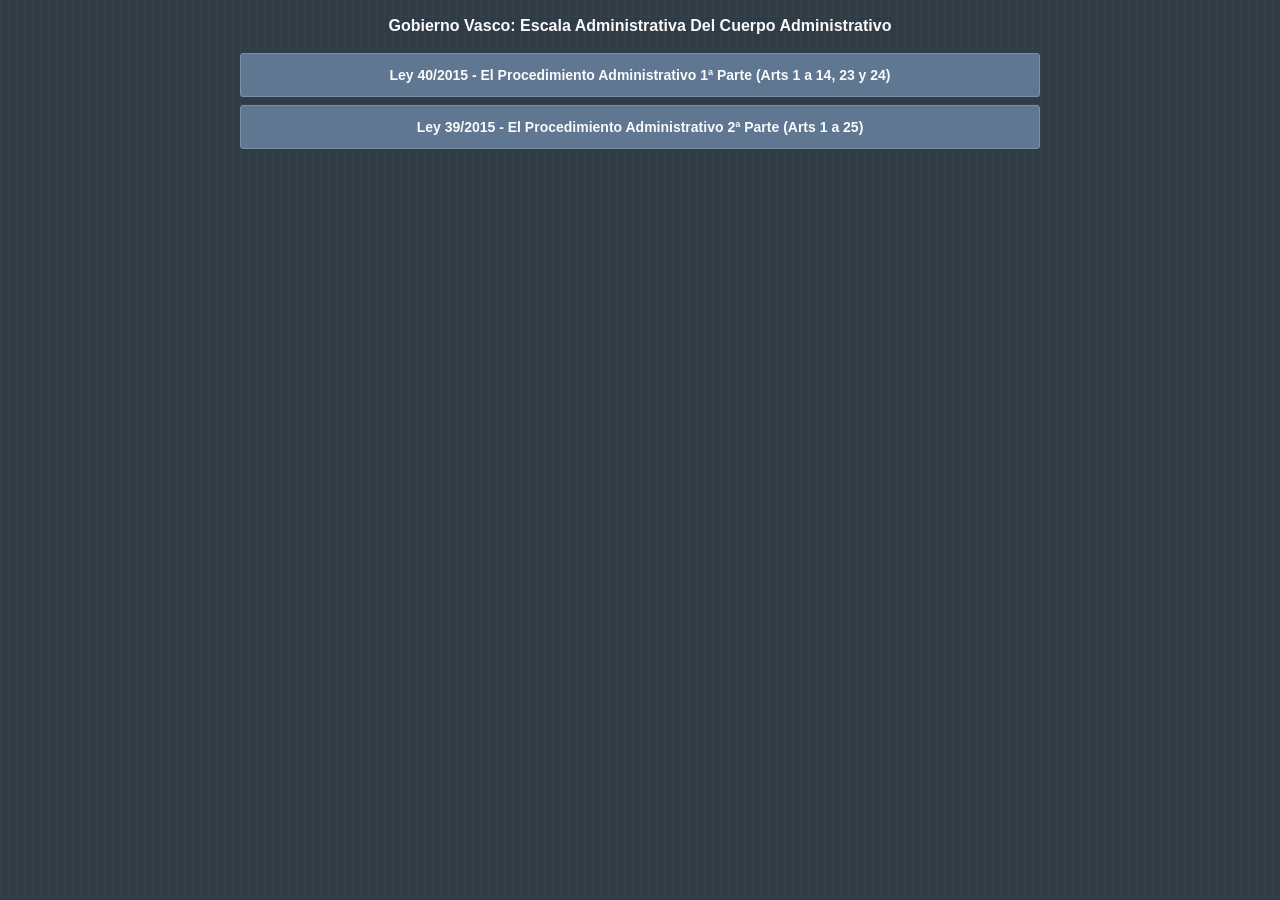
<file: index.html>
<!DOCTYPE html>
<html lang="es">
<head>
<meta charset="UTF-8">
<meta name="viewport" content="width=device-width, initial-scale=1.0">
<title>Gobierno Vasco: Escala Administrativa Del Cuerpo Administrativo</title>
<link rel="stylesheet" href="src/estilo.css">
<style>
*{box-sizing:border-box}
body{display:block;padding:0 0 24px}
.interior{max-width:840px;margin:0 auto;padding:16px 20px}
.titulo{margin:0 0 16px;text-align:center;font-size:16px;line-height:1.3;color:#F9FAFC;font-weight:bold}
.lista{list-style:none;margin:0;padding:0;display:grid;grid-template-columns:1fr;grid-auto-rows:44px;gap:8px}
.boton{display:flex;align-items:center;justify-content:center;height:100%;padding:6px 12px;background:#5F7791;border:1px solid #7A90A8;border-radius:3px;color:#F9FAFC;text-decoration:none;font-size:14px;font-weight:bold;text-align:center;line-height:1.3;white-space:nowrap;overflow:hidden}
.boton:hover{background:#758FA8}
@media(max-width:700px){.lista{grid-auto-rows:auto}.boton{white-space:normal;min-height:44px}}
</style>
</head>
<body>
<div class="interior">
  <h1 class="titulo">Gobierno Vasco: Escala Administrativa Del Cuerpo Administrativo</h1>
  <ul class="lista">
    <!-- Para añadir una página: copia una línea, cambia el archivo (carpeta paginas) y el texto -->
      <li><a href="paginas/p1_esquema_ley40.html" target="_blank" rel="noopener" class="boton">Ley 40/2015 - El Procedimiento Administrativo 1ª Parte (Arts 1 a 14, 23 y 24)</a></li>
      <li><a href="paginas/p2_esquema_ley39.html" target="_blank" rel="noopener" class="boton">Ley 39/2015 - El Procedimiento Administrativo 2ª Parte (Arts 1 a 25)</a></li>
  </ul>
</div>
</body>
</html>
</file>
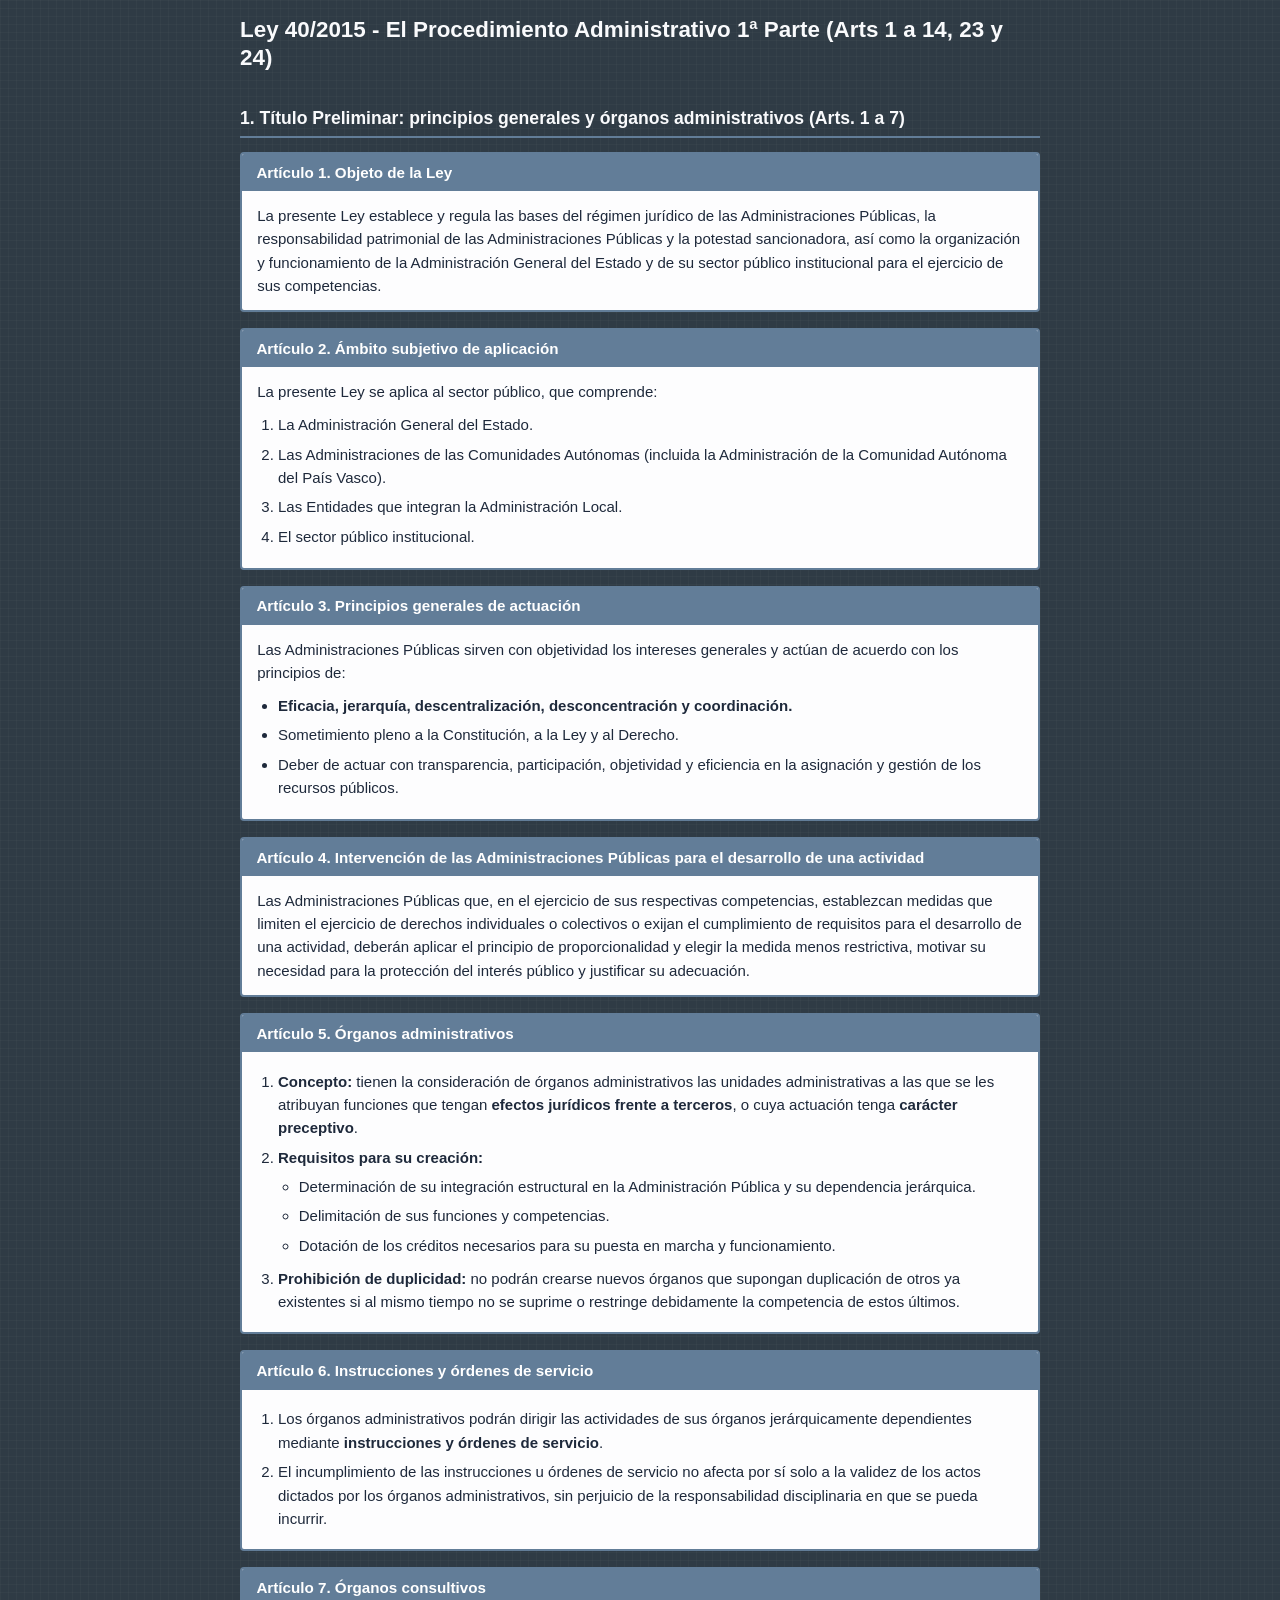
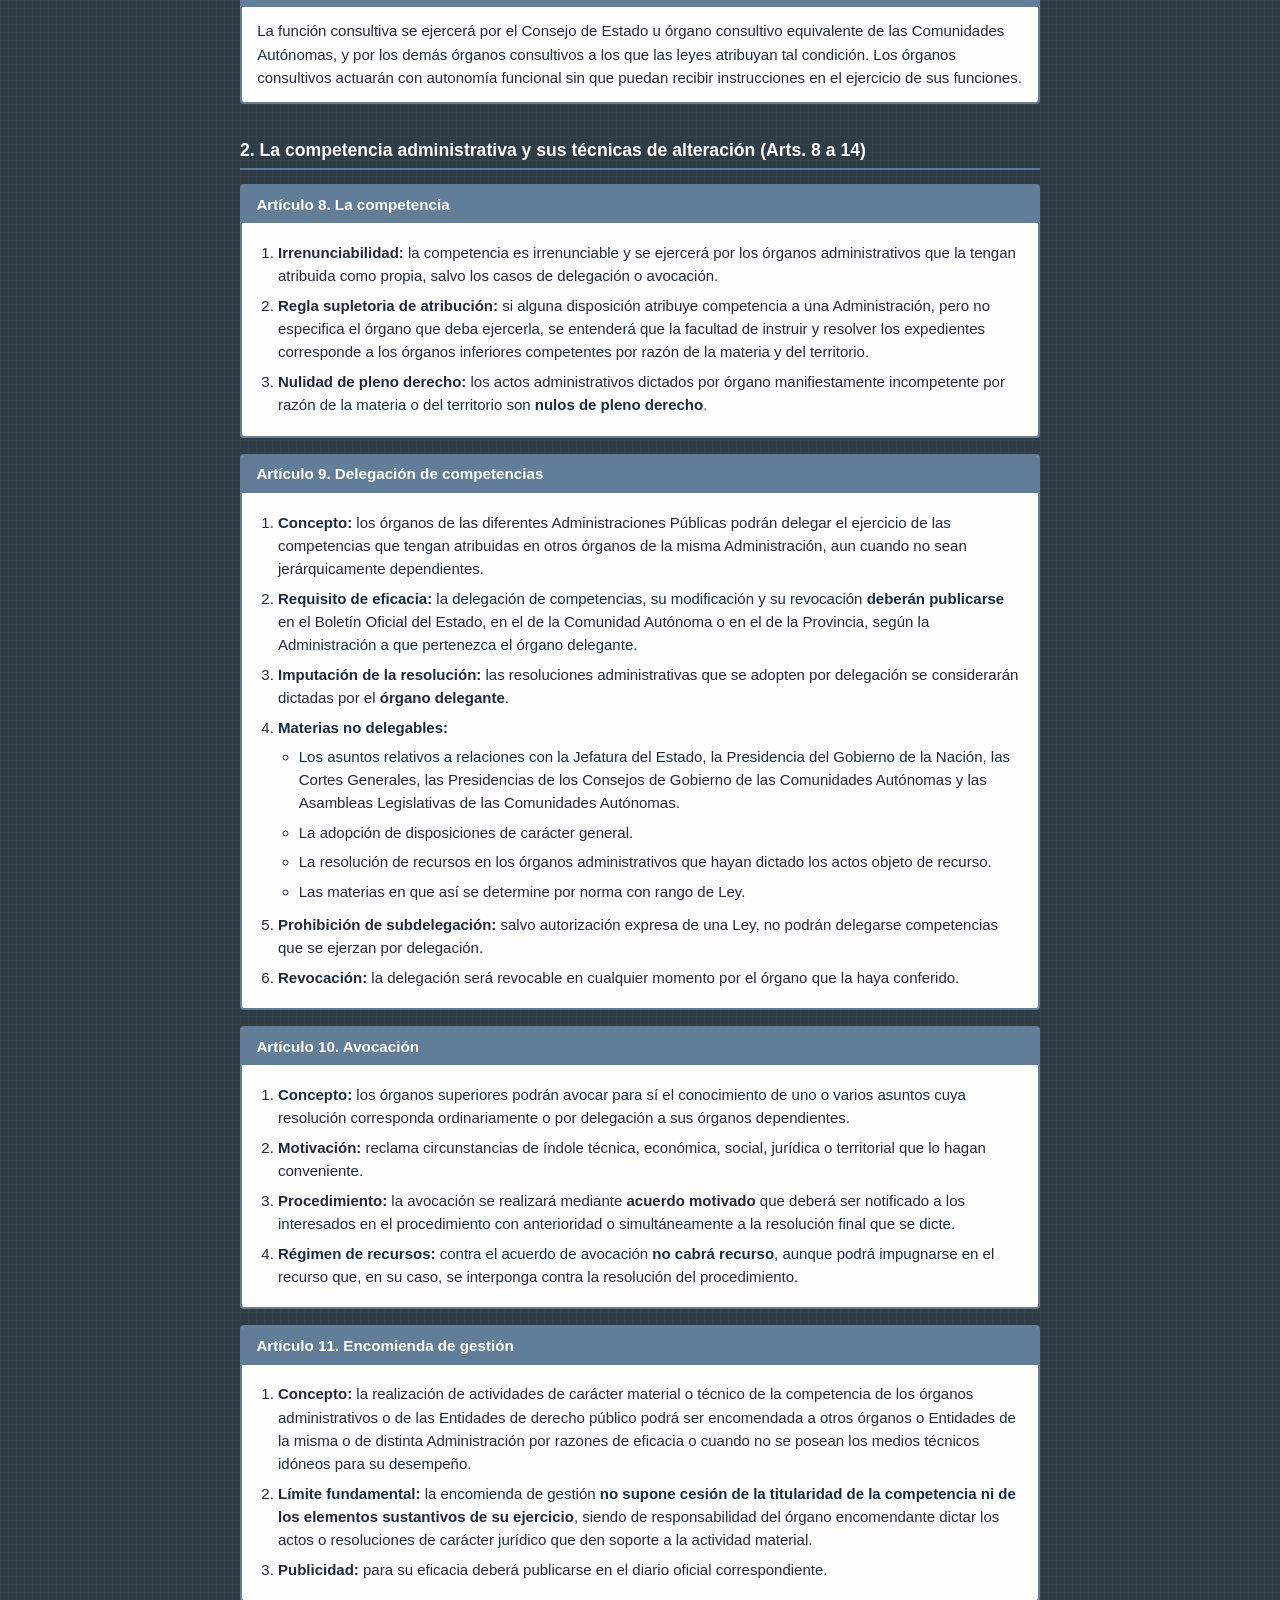
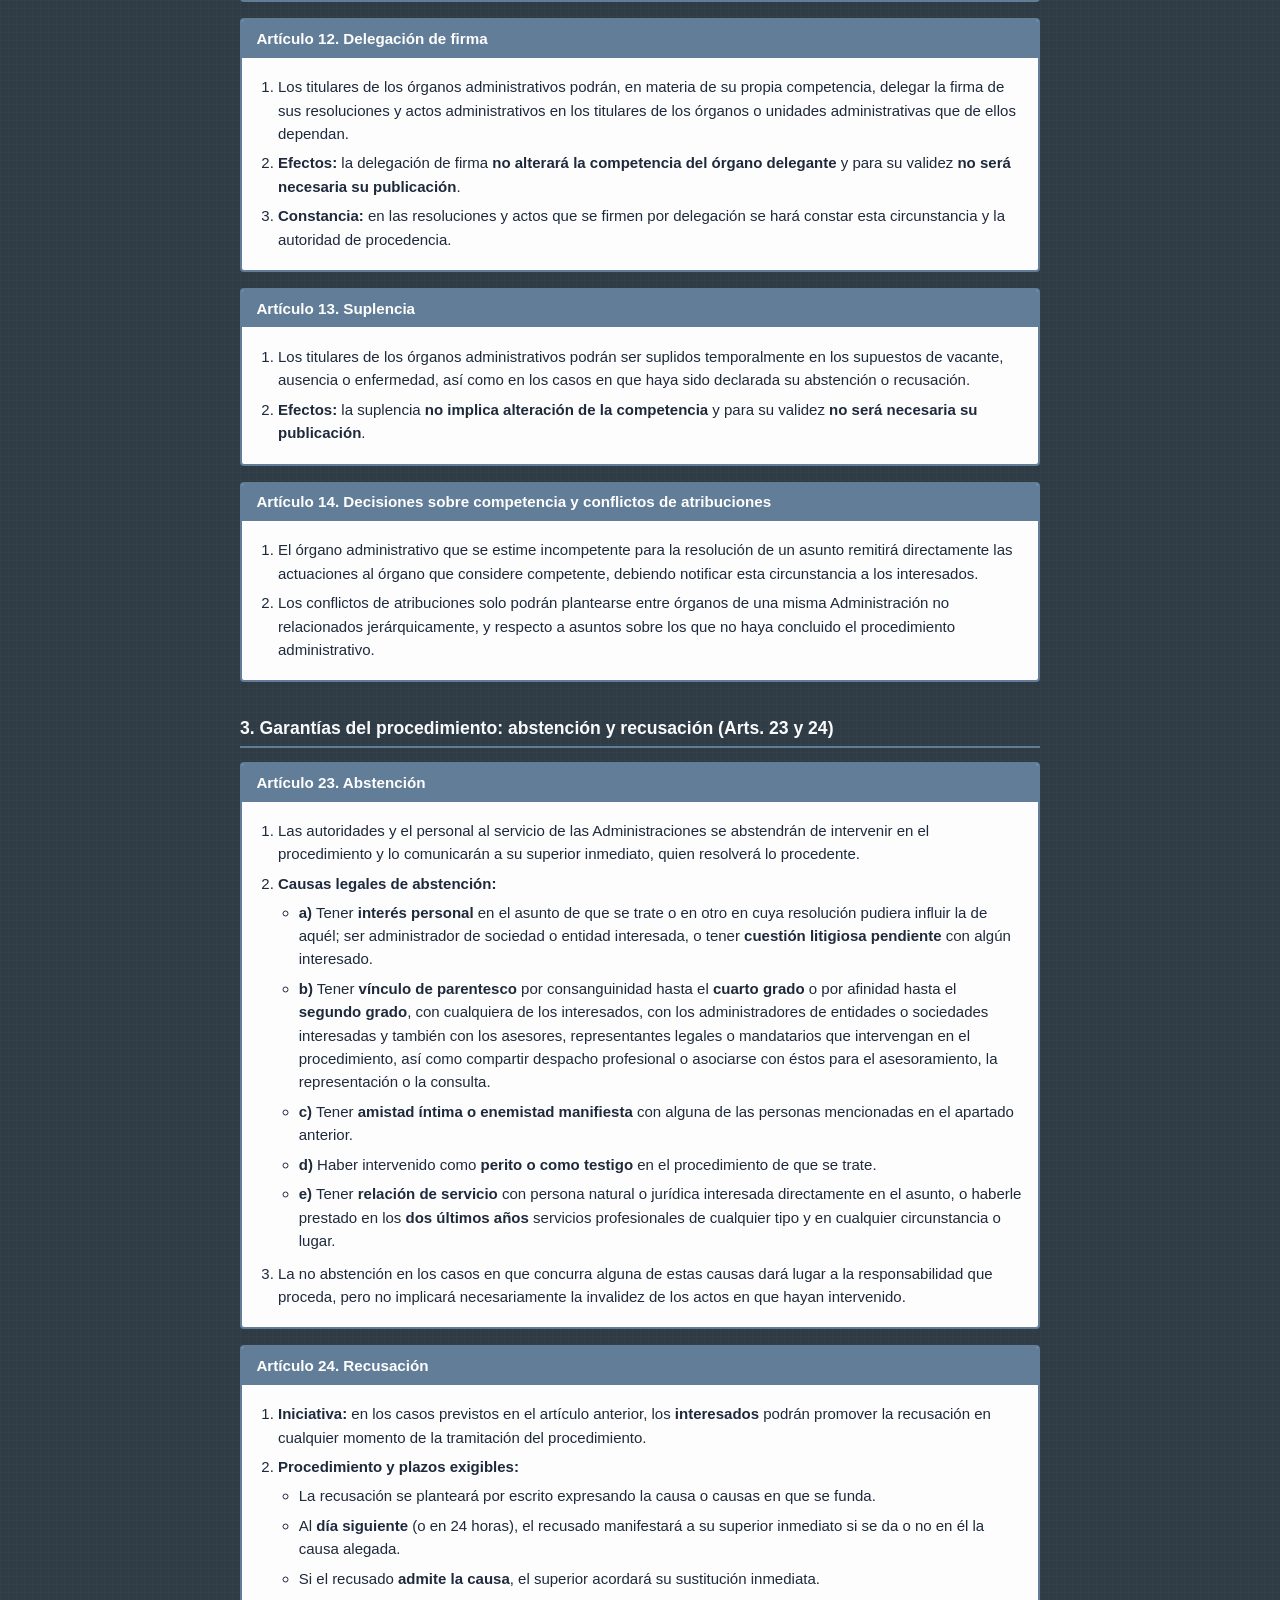
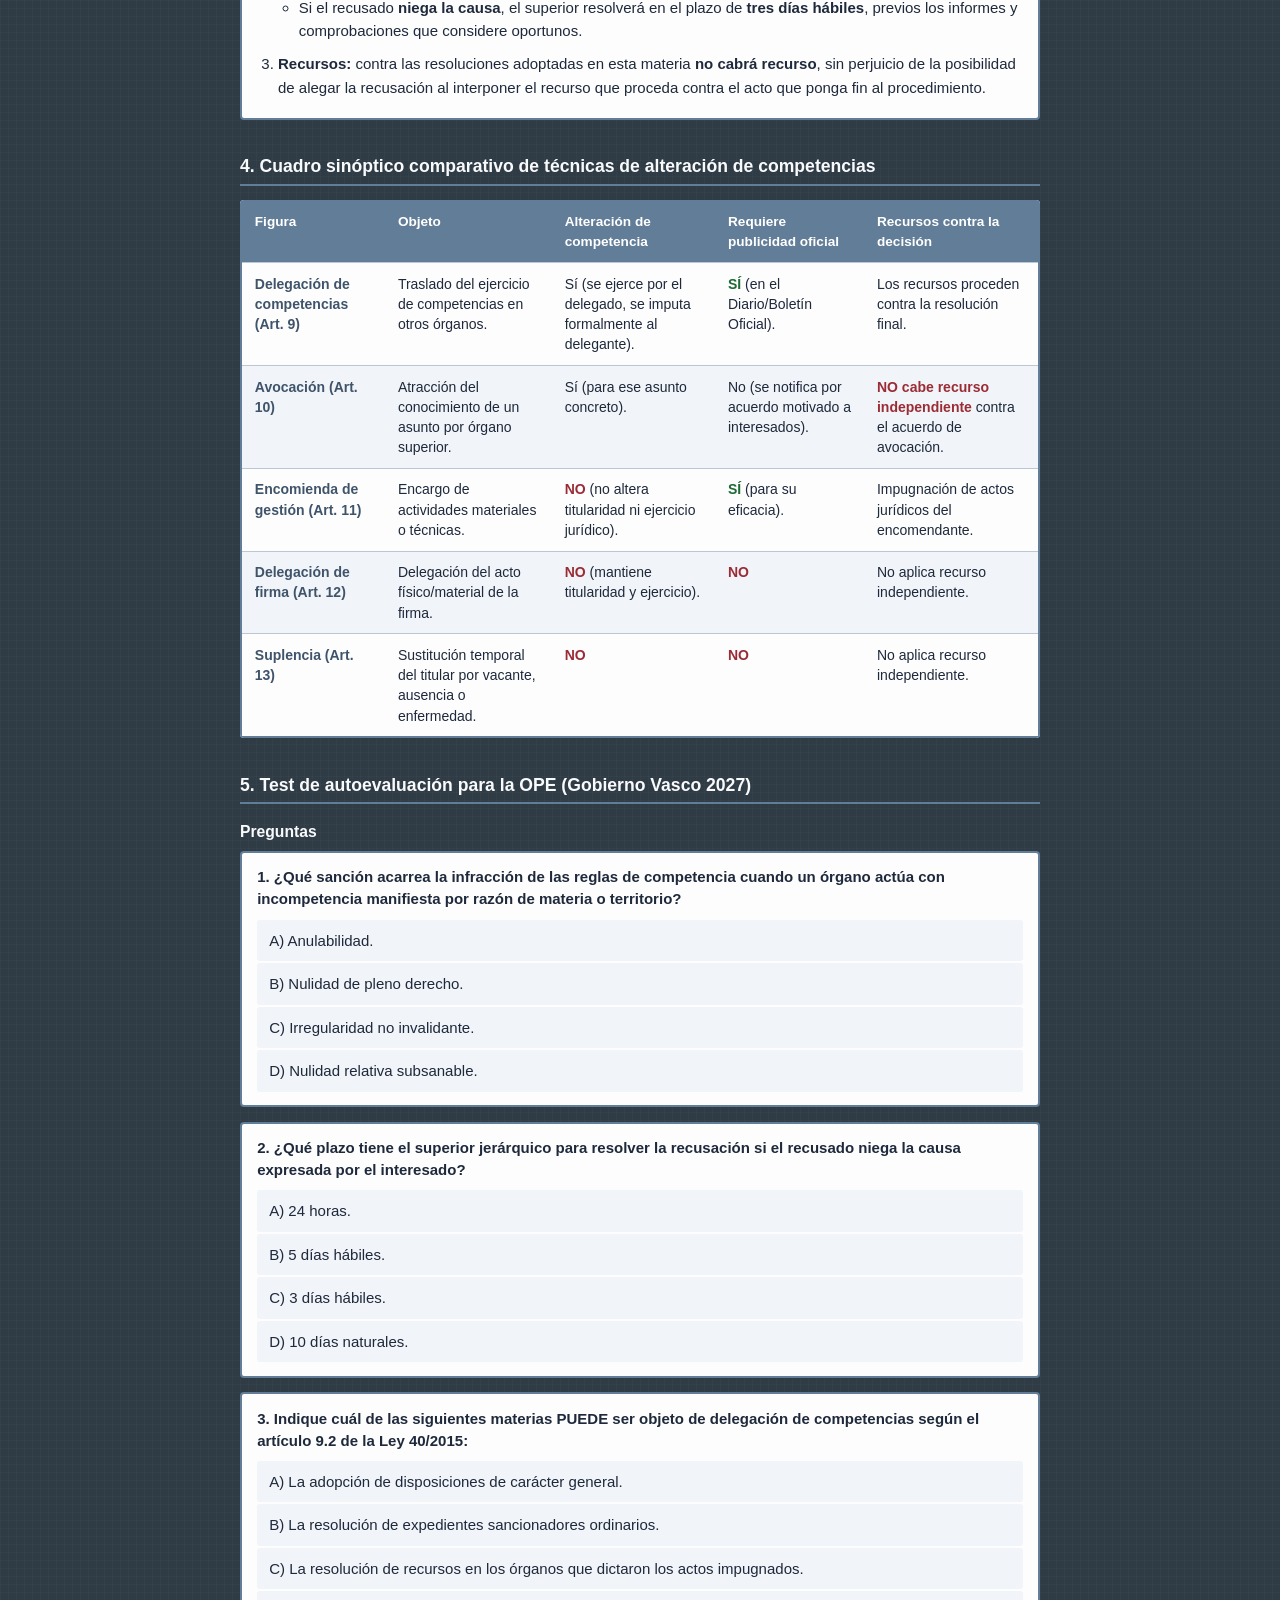
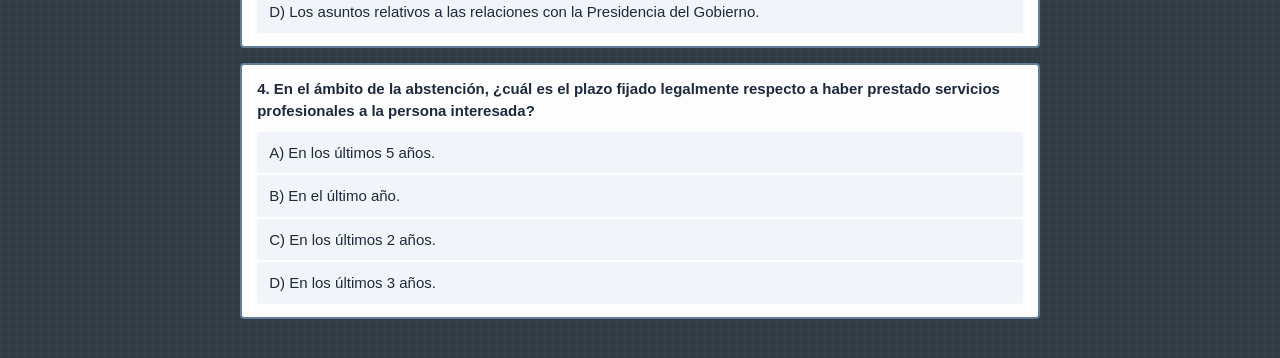
<file: paginas/p1_esquema_ley40.html>
<!DOCTYPE html>
<html lang="es">
<head>
<meta charset="UTF-8">
<meta name="viewport" content="width=device-width, initial-scale=1.0">
<title>Ley 40/2015 - El Procedimiento Administrativo 1ª Parte (Arts 1 a 14, 23 y 24)</title>
<link rel="stylesheet" href="../src/estilo.css">
<style>
*{box-sizing:border-box}
body{display:block;padding:16px 12px 24px}
.container{max-width:800px;margin:0 auto}
h1{font-size:1.4rem;color:#F9FAFC;margin:0 0 .4rem;line-height:1.25}
h2{font-size:1.1rem;color:#F9FAFC;margin:2.2rem 0 .9rem;padding-bottom:.35rem;border-bottom:2px solid var(--acento);line-height:1.3}
p{margin:0 0 .6rem}
.sub{color:#F9FAFC;font-size:.98rem;font-weight:bold;margin:1.2rem 0 .6rem}

/* tarjetas */
.card{background:var(--caja);border:2px solid var(--acento);border-radius:4px;overflow:hidden;margin-bottom:1rem;color:var(--texto)}
.card>h3{margin:0;background:var(--acento);color:#fff;font-size:.95rem;padding:.55rem .9rem;line-height:1.3}
.card .cuerpo{padding:.8rem .95rem;font-size:15px;line-height:1.55}
.card .cuerpo>*:last-child{margin-bottom:0}
.card ol,.card ul{margin:.3rem 0 .6rem;padding-left:1.3rem}
.card li{margin-bottom:.4rem}
.card ul ul,.card ol ul{margin-top:.35rem}
.card strong{color:#1E293B}
.etq{color:#3f546a}


/* tabla comparativa */
.tabla-scroll{overflow-x:auto;margin-bottom:1.4rem;border-radius:4px}
table{width:100%;min-width:640px;border-collapse:collapse;background:var(--caja);border:2px solid var(--acento)}
th,td{padding:.65rem .8rem;text-align:left;border-bottom:1px solid var(--borde);vertical-align:top;line-height:1.45;font-size:14px;color:var(--texto)}
th{background:var(--acento);color:#fff;font-size:.85rem}
tr:last-child td{border-bottom:none}
tr:nth-child(even) td{background:#F1F4F8}
td:first-child{font-weight:bold;color:#3f546a}
.si{color:#1e6b34;font-weight:bold}
.no{color:#9b2c35;font-weight:bold}

/* test */
.preg{background:var(--caja);border:2px solid var(--acento);border-radius:4px;padding:.85rem .95rem;margin-bottom:.9rem;color:var(--texto)}
.preg .enun{font-size:15px;font-weight:bold;line-height:1.45;margin-bottom:.6rem}
.preg .opciones-contenedor{margin-bottom:0}
.preg .opcion{width:100%;font-size:15px;background:#F1F4F8}
.preg .opcion:not(.correcta):not(.incorrecta):hover{background:#D3DCE7}
.preg.resuelta .opcion{cursor:default}
.preg.resuelta .opcion:not(.correcta):not(.incorrecta):hover{background:#F1F4F8}
.expl{margin-top:.7rem;border-radius:4px;padding:.75rem .95rem;font-size:15px;line-height:1.5;color:var(--texto)}
.expl.ok{background:#eaf7ee;border:1px solid #85d192;border-left:5px solid #5fb36f}
.expl.ko{background:#fdeced;border:1px solid #f0a1a8;border-left:5px solid #d9727c}
.expl strong{display:block;margin-bottom:.2rem}
.expl.ok strong{color:#1e6b34}
.expl.ko strong{color:#9b2c35}

@media(max-width:600px){body{padding:12px 8px 20px}h1{font-size:1.2rem}.card .cuerpo,.fase,.preg{padding:.7rem .75rem}}
</style>
</head>
<body>
<div class="container">

  <h1>Ley 40/2015 - El Procedimiento Administrativo 1ª Parte (Arts 1 a 14, 23 y 24)</h1>

  <!-- 2. TÍTULO PRELIMINAR -->
  <h2>1. Título Preliminar: principios generales y órganos administrativos (Arts. 1 a 7)</h2>

  <div class="card">
    <h3>Artículo 1. Objeto de la Ley</h3>
    <div class="cuerpo"><p>La presente Ley establece y regula las bases del régimen jurídico de las Administraciones Públicas, la responsabilidad patrimonial de las Administraciones Públicas y la potestad sancionadora, así como la organización y funcionamiento de la Administración General del Estado y de su sector público institucional para el ejercicio de sus competencias.</p></div>
  </div>

  <div class="card">
    <h3>Artículo 2. Ámbito subjetivo de aplicación</h3>
    <div class="cuerpo">
      <p>La presente Ley se aplica al sector público, que comprende:</p>
      <ol>
        <li>La Administración General del Estado.</li>
        <li>Las Administraciones de las Comunidades Autónomas (incluida la Administración de la Comunidad Autónoma del País Vasco).</li>
        <li>Las Entidades que integran la Administración Local.</li>
        <li>El sector público institucional.</li>
      </ol>
    </div>
  </div>

  <div class="card">
    <h3>Artículo 3. Principios generales de actuación</h3>
    <div class="cuerpo">
      <p>Las Administraciones Públicas sirven con objetividad los intereses generales y actúan de acuerdo con los principios de:</p>
      <ul>
        <li><strong>Eficacia, jerarquía, descentralización, desconcentración y coordinación.</strong></li>
        <li>Sometimiento pleno a la Constitución, a la Ley y al Derecho.</li>
        <li>Deber de actuar con transparencia, participación, objetividad y eficiencia en la asignación y gestión de los recursos públicos.</li>
      </ul>
    </div>
  </div>

  <div class="card">
    <h3>Artículo 4. Intervención de las Administraciones Públicas para el desarrollo de una actividad</h3>
    <div class="cuerpo"><p>Las Administraciones Públicas que, en el ejercicio de sus respectivas competencias, establezcan medidas que limiten el ejercicio de derechos individuales o colectivos o exijan el cumplimiento de requisitos para el desarrollo de una actividad, deberán aplicar el principio de proporcionalidad y elegir la medida menos restrictiva, motivar su necesidad para la protección del interés público y justificar su adecuación.</p></div>
  </div>

  <div class="card">
    <h3>Artículo 5. Órganos administrativos</h3>
    <div class="cuerpo">
      <ol>
        <li><strong>Concepto:</strong> tienen la consideración de órganos administrativos las unidades administrativas a las que se les atribuyan funciones que tengan <strong>efectos jurídicos frente a terceros</strong>, o cuya actuación tenga <strong>carácter preceptivo</strong>.</li>
        <li><strong>Requisitos para su creación:</strong>
          <ul>
            <li>Determinación de su integración estructural en la Administración Pública y su dependencia jerárquica.</li>
            <li>Delimitación de sus funciones y competencias.</li>
            <li>Dotación de los créditos necesarios para su puesta en marcha y funcionamiento.</li>
          </ul>
        </li>
        <li><strong>Prohibición de duplicidad:</strong> no podrán crearse nuevos órganos que supongan duplicación de otros ya existentes si al mismo tiempo no se suprime o restringe debidamente la competencia de estos últimos.</li>
      </ol>
    </div>
  </div>

  <div class="card">
    <h3>Artículo 6. Instrucciones y órdenes de servicio</h3>
    <div class="cuerpo">
      <ol>
        <li>Los órganos administrativos podrán dirigir las actividades de sus órganos jerárquicamente dependientes mediante <strong>instrucciones y órdenes de servicio</strong>.</li>
        <li>El incumplimiento de las instrucciones u órdenes de servicio no afecta por sí solo a la validez de los actos dictados por los órganos administrativos, sin perjuicio de la responsabilidad disciplinaria en que se pueda incurrir.</li>
      </ol>
    </div>
  </div>

  <div class="card">
    <h3>Artículo 7. Órganos consultivos</h3>
    <div class="cuerpo"><p>La función consultiva se ejercerá por el Consejo de Estado u órgano consultivo equivalente de las Comunidades Autónomas, y por los demás órganos consultivos a los que las leyes atribuyan tal condición. Los órganos consultivos actuarán con autonomía funcional sin que puedan recibir instrucciones en el ejercicio de sus funciones.</p></div>
  </div>

  <!-- 3. COMPETENCIA -->
  <h2>2. La competencia administrativa y sus técnicas de alteración (Arts. 8 a 14)</h2>

  <div class="card">
    <h3>Artículo 8. La competencia</h3>
    <div class="cuerpo">
      <ol>
        <li><strong>Irrenunciabilidad:</strong> la competencia es irrenunciable y se ejercerá por los órganos administrativos que la tengan atribuida como propia, salvo los casos de delegación o avocación.</li>
        <li><strong>Regla supletoria de atribución:</strong> si alguna disposición atribuye competencia a una Administración, pero no especifica el órgano que deba ejercerla, se entenderá que la facultad de instruir y resolver los expedientes corresponde a los órganos inferiores competentes por razón de la materia y del territorio.</li>
        <li><strong>Nulidad de pleno derecho:</strong> los actos administrativos dictados por órgano manifiestamente incompetente por razón de la materia o del territorio son <strong>nulos de pleno derecho</strong>.</li>
      </ol>
    </div>
  </div>

  <div class="card">
    <h3>Artículo 9. Delegación de competencias</h3>
    <div class="cuerpo">
      <ol>
        <li><strong>Concepto:</strong> los órganos de las diferentes Administraciones Públicas podrán delegar el ejercicio de las competencias que tengan atribuidas en otros órganos de la misma Administración, aun cuando no sean jerárquicamente dependientes.</li>
        <li><strong>Requisito de eficacia:</strong> la delegación de competencias, su modificación y su revocación <strong>deberán publicarse</strong> en el Boletín Oficial del Estado, en el de la Comunidad Autónoma o en el de la Provincia, según la Administración a que pertenezca el órgano delegante.</li>
        <li><strong>Imputación de la resolución:</strong> las resoluciones administrativas que se adopten por delegación se considerarán dictadas por el <strong>órgano delegante</strong>.</li>
        <li><strong>Materias no delegables:</strong>
          <ul>
            <li>Los asuntos relativos a relaciones con la Jefatura del Estado, la Presidencia del Gobierno de la Nación, las Cortes Generales, las Presidencias de los Consejos de Gobierno de las Comunidades Autónomas y las Asambleas Legislativas de las Comunidades Autónomas.</li>
            <li>La adopción de disposiciones de carácter general.</li>
            <li>La resolución de recursos en los órganos administrativos que hayan dictado los actos objeto de recurso.</li>
            <li>Las materias en que así se determine por norma con rango de Ley.</li>
          </ul>
        </li>
        <li><strong>Prohibición de subdelegación:</strong> salvo autorización expresa de una Ley, no podrán delegarse competencias que se ejerzan por delegación.</li>
        <li><strong>Revocación:</strong> la delegación será revocable en cualquier momento por el órgano que la haya conferido.</li>
      </ol>
    </div>
  </div>

  <div class="card">
    <h3>Artículo 10. Avocación</h3>
    <div class="cuerpo">
      <ol>
        <li><strong>Concepto:</strong> los órganos superiores podrán avocar para sí el conocimiento de uno o varios asuntos cuya resolución corresponda ordinariamente o por delegación a sus órganos dependientes.</li>
        <li><strong>Motivación:</strong> reclama circunstancias de índole técnica, económica, social, jurídica o territorial que lo hagan conveniente.</li>
        <li><strong>Procedimiento:</strong> la avocación se realizará mediante <strong>acuerdo motivado</strong> que deberá ser notificado a los interesados en el procedimiento con anterioridad o simultáneamente a la resolución final que se dicte.</li>
        <li><strong>Régimen de recursos:</strong> contra el acuerdo de avocación <strong>no cabrá recurso</strong>, aunque podrá impugnarse en el recurso que, en su caso, se interponga contra la resolución del procedimiento.</li>
      </ol>
    </div>
  </div>

  <div class="card">
    <h3>Artículo 11. Encomienda de gestión</h3>
    <div class="cuerpo">
      <ol>
        <li><strong>Concepto:</strong> la realización de actividades de carácter material o técnico de la competencia de los órganos administrativos o de las Entidades de derecho público podrá ser encomendada a otros órganos o Entidades de la misma o de distinta Administración por razones de eficacia o cuando no se posean los medios técnicos idóneos para su desempeño.</li>
        <li><strong>Límite fundamental:</strong> la encomienda de gestión <strong>no supone cesión de la titularidad de la competencia ni de los elementos sustantivos de su ejercicio</strong>, siendo de responsabilidad del órgano encomendante dictar los actos o resoluciones de carácter jurídico que den soporte a la actividad material.</li>
        <li><strong>Publicidad:</strong> para su eficacia deberá publicarse en el diario oficial correspondiente.</li>
      </ol>
    </div>
  </div>

  <div class="card">
    <h3>Artículo 12. Delegación de firma</h3>
    <div class="cuerpo">
      <ol>
        <li>Los titulares de los órganos administrativos podrán, en materia de su propia competencia, delegar la firma de sus resoluciones y actos administrativos en los titulares de los órganos o unidades administrativas que de ellos dependan.</li>
        <li><strong>Efectos:</strong> la delegación de firma <strong>no alterará la competencia del órgano delegante</strong> y para su validez <strong>no será necesaria su publicación</strong>.</li>
        <li><strong>Constancia:</strong> en las resoluciones y actos que se firmen por delegación se hará constar esta circunstancia y la autoridad de procedencia.</li>
      </ol>
    </div>
  </div>

  <div class="card">
    <h3>Artículo 13. Suplencia</h3>
    <div class="cuerpo">
      <ol>
        <li>Los titulares de los órganos administrativos podrán ser suplidos temporalmente en los supuestos de vacante, ausencia o enfermedad, así como en los casos en que haya sido declarada su abstención o recusación.</li>
        <li><strong>Efectos:</strong> la suplencia <strong>no implica alteración de la competencia</strong> y para su validez <strong>no será necesaria su publicación</strong>.</li>
      </ol>
    </div>
  </div>

  <div class="card">
    <h3>Artículo 14. Decisiones sobre competencia y conflictos de atribuciones</h3>
    <div class="cuerpo">
      <ol>
        <li>El órgano administrativo que se estime incompetente para la resolución de un asunto remitirá directamente las actuaciones al órgano que considere competente, debiendo notificar esta circunstancia a los interesados.</li>
        <li>Los conflictos de atribuciones solo podrán plantearse entre órganos de una misma Administración no relacionados jerárquicamente, y respecto a asuntos sobre los que no haya concluido el procedimiento administrativo.</li>
      </ol>
    </div>
  </div>

  <!-- 4. ABSTENCIÓN Y RECUSACIÓN -->
  <h2>3. Garantías del procedimiento: abstención y recusación (Arts. 23 y 24)</h2>

  <div class="card">
    <h3>Artículo 23. Abstención</h3>
    <div class="cuerpo">
      <ol>
        <li>Las autoridades y el personal al servicio de las Administraciones se abstendrán de intervenir en el procedimiento y lo comunicarán a su superior inmediato, quien resolverá lo procedente.</li>
        <li><strong>Causas legales de abstención:</strong>
          <ul>
            <li><strong>a)</strong> Tener <strong>interés personal</strong> en el asunto de que se trate o en otro en cuya resolución pudiera influir la de aquél; ser administrador de sociedad o entidad interesada, o tener <strong>cuestión litigiosa pendiente</strong> con algún interesado.</li>
            <li><strong>b)</strong> Tener <strong>vínculo de parentesco</strong> por consanguinidad hasta el <strong>cuarto grado</strong> o por afinidad hasta el <strong>segundo grado</strong>, con cualquiera de los interesados, con los administradores de entidades o sociedades interesadas y también con los asesores, representantes legales o mandatarios que intervengan en el procedimiento, así como compartir despacho profesional o asociarse con éstos para el asesoramiento, la representación o la consulta.</li>
            <li><strong>c)</strong> Tener <strong>amistad íntima o enemistad manifiesta</strong> con alguna de las personas mencionadas en el apartado anterior.</li>
            <li><strong>d)</strong> Haber intervenido como <strong>perito o como testigo</strong> en el procedimiento de que se trate.</li>
            <li><strong>e)</strong> Tener <strong>relación de servicio</strong> con persona natural o jurídica interesada directamente en el asunto, o haberle prestado en los <strong>dos últimos años</strong> servicios profesionales de cualquier tipo y en cualquier circunstancia o lugar.</li>
          </ul>
        </li>
        <li>La no abstención en los casos en que concurra alguna de estas causas dará lugar a la responsabilidad que proceda, pero no implicará necesariamente la invalidez de los actos en que hayan intervenido.</li>
      </ol>
    </div>
  </div>

  <div class="card">
    <h3>Artículo 24. Recusación</h3>
    <div class="cuerpo">
      <ol>
        <li><strong>Iniciativa:</strong> en los casos previstos en el artículo anterior, los <strong>interesados</strong> podrán promover la recusación en cualquier momento de la tramitación del procedimiento.</li>
        <li><strong>Procedimiento y plazos exigibles:</strong>
          <ul>
            <li>La recusación se planteará por escrito expresando la causa o causas en que se funda.</li>
            <li>Al <strong>día siguiente</strong> (o en 24 horas), el recusado manifestará a su superior inmediato si se da o no en él la causa alegada.</li>
            <li>Si el recusado <strong>admite la causa</strong>, el superior acordará su sustitución inmediata.</li>
            <li>Si el recusado <strong>niega la causa</strong>, el superior resolverá en el plazo de <strong>tres días hábiles</strong>, previos los informes y comprobaciones que considere oportunos.</li>
          </ul>
        </li>
        <li><strong>Recursos:</strong> contra las resoluciones adoptadas en esta materia <strong>no cabrá recurso</strong>, sin perjuicio de la posibilidad de alegar la recusación al interponer el recurso que proceda contra el acto que ponga fin al procedimiento.</li>
      </ol>
    </div>
  </div>

  <!-- 5. CUADRO SINÓPTICO -->
  <h2>4. Cuadro sinóptico comparativo de técnicas de alteración de competencias</h2>
  <div class="tabla-scroll">
    <table>
      <thead>
        <tr>
          <th>Figura</th>
          <th>Objeto</th>
          <th>Alteración de competencia</th>
          <th>Requiere publicidad oficial</th>
          <th>Recursos contra la decisión</th>
        </tr>
      </thead>
      <tbody>
        <tr>
          <td>Delegación de competencias (Art. 9)</td>
          <td>Traslado del ejercicio de competencias en otros órganos.</td>
          <td>Sí (se ejerce por el delegado, se imputa formalmente al delegante).</td>
          <td><span class="si">SÍ</span> (en el Diario/Boletín Oficial).</td>
          <td>Los recursos proceden contra la resolución final.</td>
        </tr>
        <tr>
          <td>Avocación (Art. 10)</td>
          <td>Atracción del conocimiento de un asunto por órgano superior.</td>
          <td>Sí (para ese asunto concreto).</td>
          <td>No (se notifica por acuerdo motivado a interesados).</td>
          <td><span class="no">NO cabe recurso independiente</span> contra el acuerdo de avocación.</td>
        </tr>
        <tr>
          <td>Encomienda de gestión (Art. 11)</td>
          <td>Encargo de actividades materiales o técnicas.</td>
          <td><span class="no">NO</span> (no altera titularidad ni ejercicio jurídico).</td>
          <td><span class="si">SÍ</span> (para su eficacia).</td>
          <td>Impugnación de actos jurídicos del encomendante.</td>
        </tr>
        <tr>
          <td>Delegación de firma (Art. 12)</td>
          <td>Delegación del acto físico/material de la firma.</td>
          <td><span class="no">NO</span> (mantiene titularidad y ejercicio).</td>
          <td><span class="no">NO</span></td>
          <td>No aplica recurso independiente.</td>
        </tr>
        <tr>
          <td>Suplencia (Art. 13)</td>
          <td>Sustitución temporal del titular por vacante, ausencia o enfermedad.</td>
          <td><span class="no">NO</span></td>
          <td><span class="no">NO</span></td>
          <td>No aplica recurso independiente.</td>
        </tr>
      </tbody>
    </table>
  </div>

  <!-- 6. TEST -->
  <h2>5. Test de autoevaluación para la OPE (Gobierno Vasco 2027)</h2>
  <div class="sub">Preguntas</div>
  <div class="preg" data-correcta="1">
    <div class="enun">1. ¿Qué sanción acarrea la infracción de las reglas de competencia cuando un órgano actúa con incompetencia manifiesta por razón de materia o territorio?</div>
    <div class="opciones-contenedor">
      <button type="button" class="opcion" data-i="0">A) Anulabilidad.</button>
      <button type="button" class="opcion" data-i="1">B) Nulidad de pleno derecho.</button>
      <button type="button" class="opcion" data-i="2">C) Irregularidad no invalidante.</button>
      <button type="button" class="opcion" data-i="3">D) Nulidad relativa subsanable.</button>
    </div>
    <div class="expl hidden" data-letra="B">Conforme al Art. 8.3 de la Ley 40/2015, los actos dictados por órgano manifiestamente incompetente por razón de la materia o del territorio son nulos de pleno derecho.</div>
  </div>

  <div class="preg" data-correcta="2">
    <div class="enun">2. ¿Qué plazo tiene el superior jerárquico para resolver la recusación si el recusado niega la causa expresada por el interesado?</div>
    <div class="opciones-contenedor">
      <button type="button" class="opcion" data-i="0">A) 24 horas.</button>
      <button type="button" class="opcion" data-i="1">B) 5 días hábiles.</button>
      <button type="button" class="opcion" data-i="2">C) 3 días hábiles.</button>
      <button type="button" class="opcion" data-i="3">D) 10 días naturales.</button>
    </div>
    <div class="expl hidden" data-letra="C">Según el Art. 24.2, si el recusado niega la causa, el superior resolverá en el plazo de 3 días hábiles.</div>
  </div>

  <div class="preg" data-correcta="1">
    <div class="enun">3. Indique cuál de las siguientes materias PUEDE ser objeto de delegación de competencias según el artículo 9.2 de la Ley 40/2015:</div>
    <div class="opciones-contenedor">
      <button type="button" class="opcion" data-i="0">A) La adopción de disposiciones de carácter general.</button>
      <button type="button" class="opcion" data-i="1">B) La resolución de expedientes sancionadores ordinarios.</button>
      <button type="button" class="opcion" data-i="2">C) La resolución de recursos en los órganos que dictaron los actos impugnados.</button>
      <button type="button" class="opcion" data-i="3">D) Los asuntos relativos a las relaciones con la Presidencia del Gobierno.</button>
    </div>
    <div class="expl hidden" data-letra="B">Los incisos A, C y D están expresamente prohibidos en el Art. 9.2. La resolución de expedientes ordinarios sí se puede delegar.</div>
  </div>

  <div class="preg" data-correcta="2">
    <div class="enun">4. En el ámbito de la abstención, ¿cuál es el plazo fijado legalmente respecto a haber prestado servicios profesionales a la persona interesada?</div>
    <div class="opciones-contenedor">
      <button type="button" class="opcion" data-i="0">A) En los últimos 5 años.</button>
      <button type="button" class="opcion" data-i="1">B) En el último año.</button>
      <button type="button" class="opcion" data-i="2">C) En los últimos 2 años.</button>
      <button type="button" class="opcion" data-i="3">D) En los últimos 3 años.</button>
    </div>
    <div class="expl hidden" data-letra="C">El Art. 23.2.e establece como causa de abstención haber prestado servicios profesionales al interesado en los últimos dos años.</div>
  </div>



</div>
<script>
document.querySelectorAll('.preg').forEach(function (q) {
  var correcta = +q.dataset.correcta, expl = q.querySelector('.expl'), ops = q.querySelectorAll('.opcion');
  ops.forEach(function (b) {
    b.addEventListener('click', function () {
      if (q.classList.contains('resuelta')) return;
      q.classList.add('resuelta');
      var acierto = +b.dataset.i === correcta;
      ops[correcta].classList.add('correcta');
      if (!acierto) b.classList.add('incorrecta');
      var letra = expl.dataset.letra, texto = expl.textContent;
      expl.innerHTML = '<strong>' + (acierto ? '¡Correcto!' : 'Incorrecto.') + ' Respuesta correcta: ' + letra + '.</strong>' + texto;
      expl.classList.add(acierto ? 'ok' : 'ko');
      expl.classList.remove('hidden');
    });
  });
});
</script>
</body>
</html>
</file>
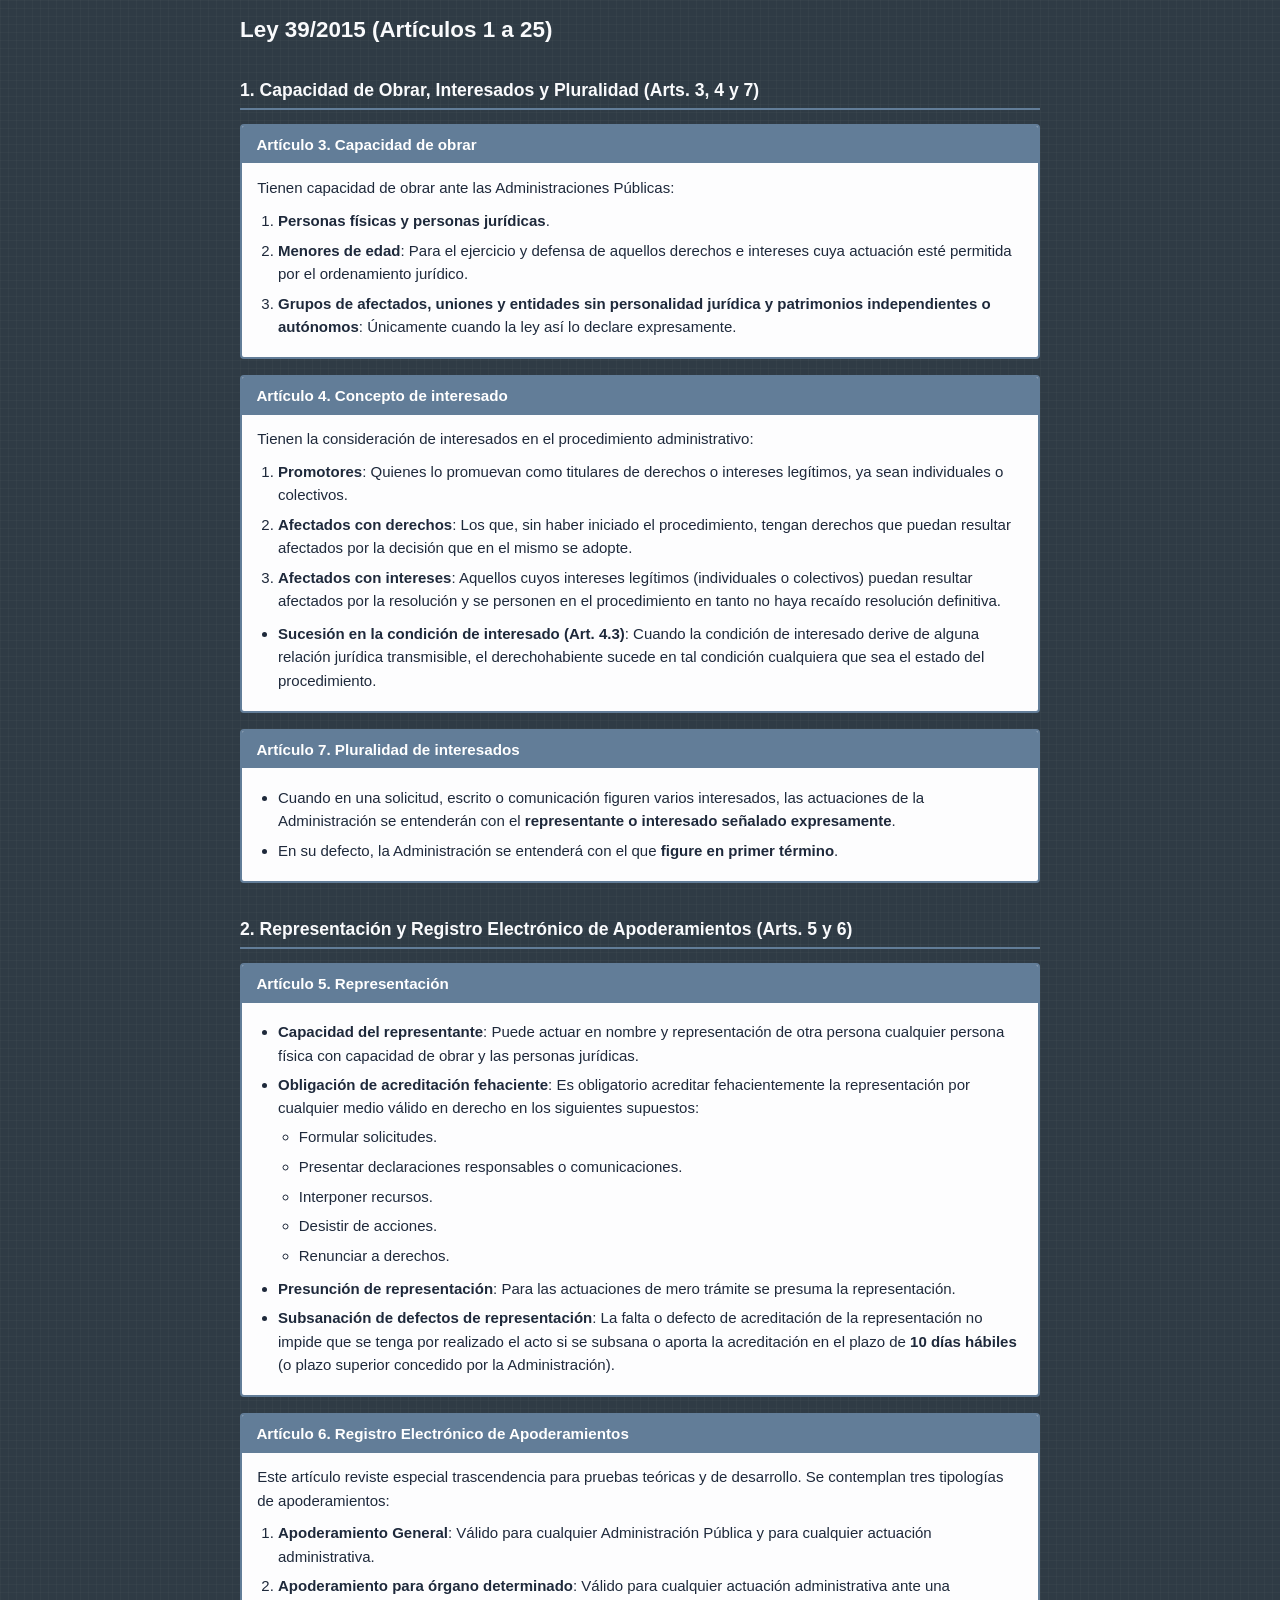
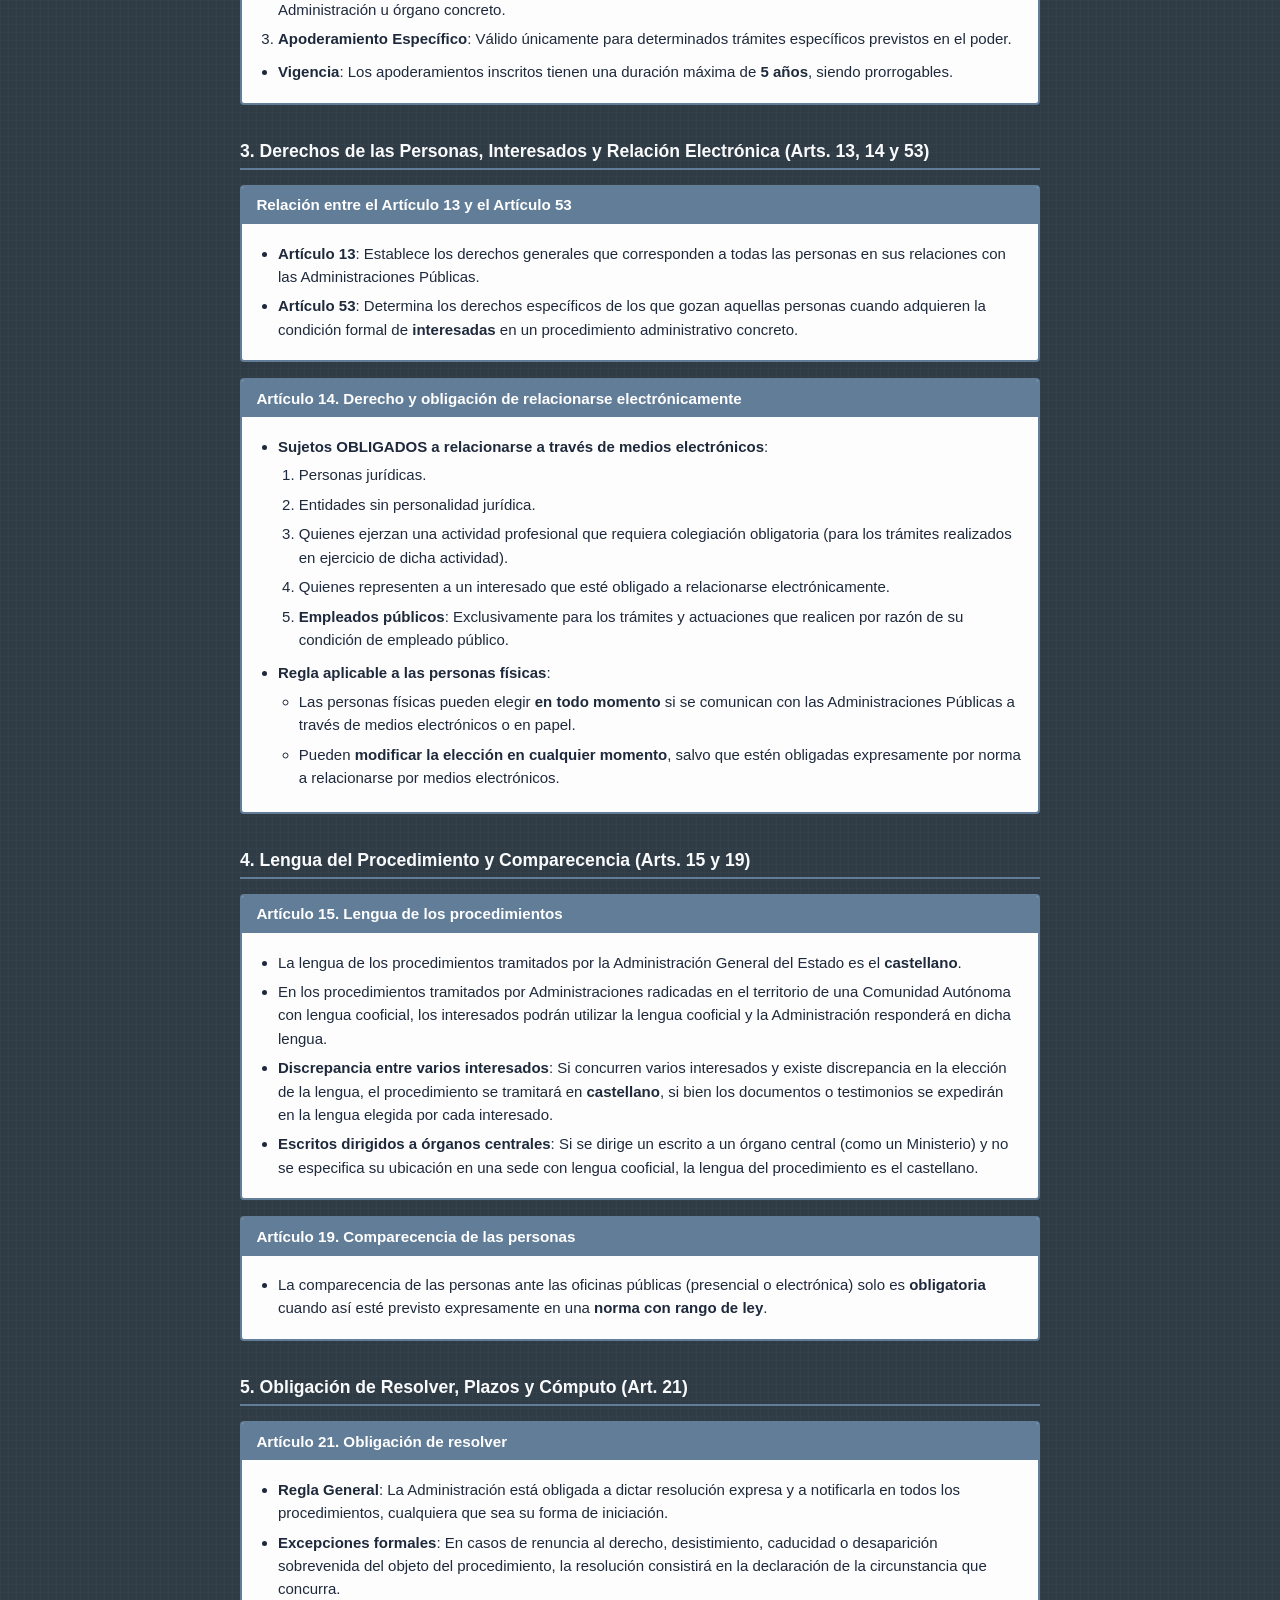
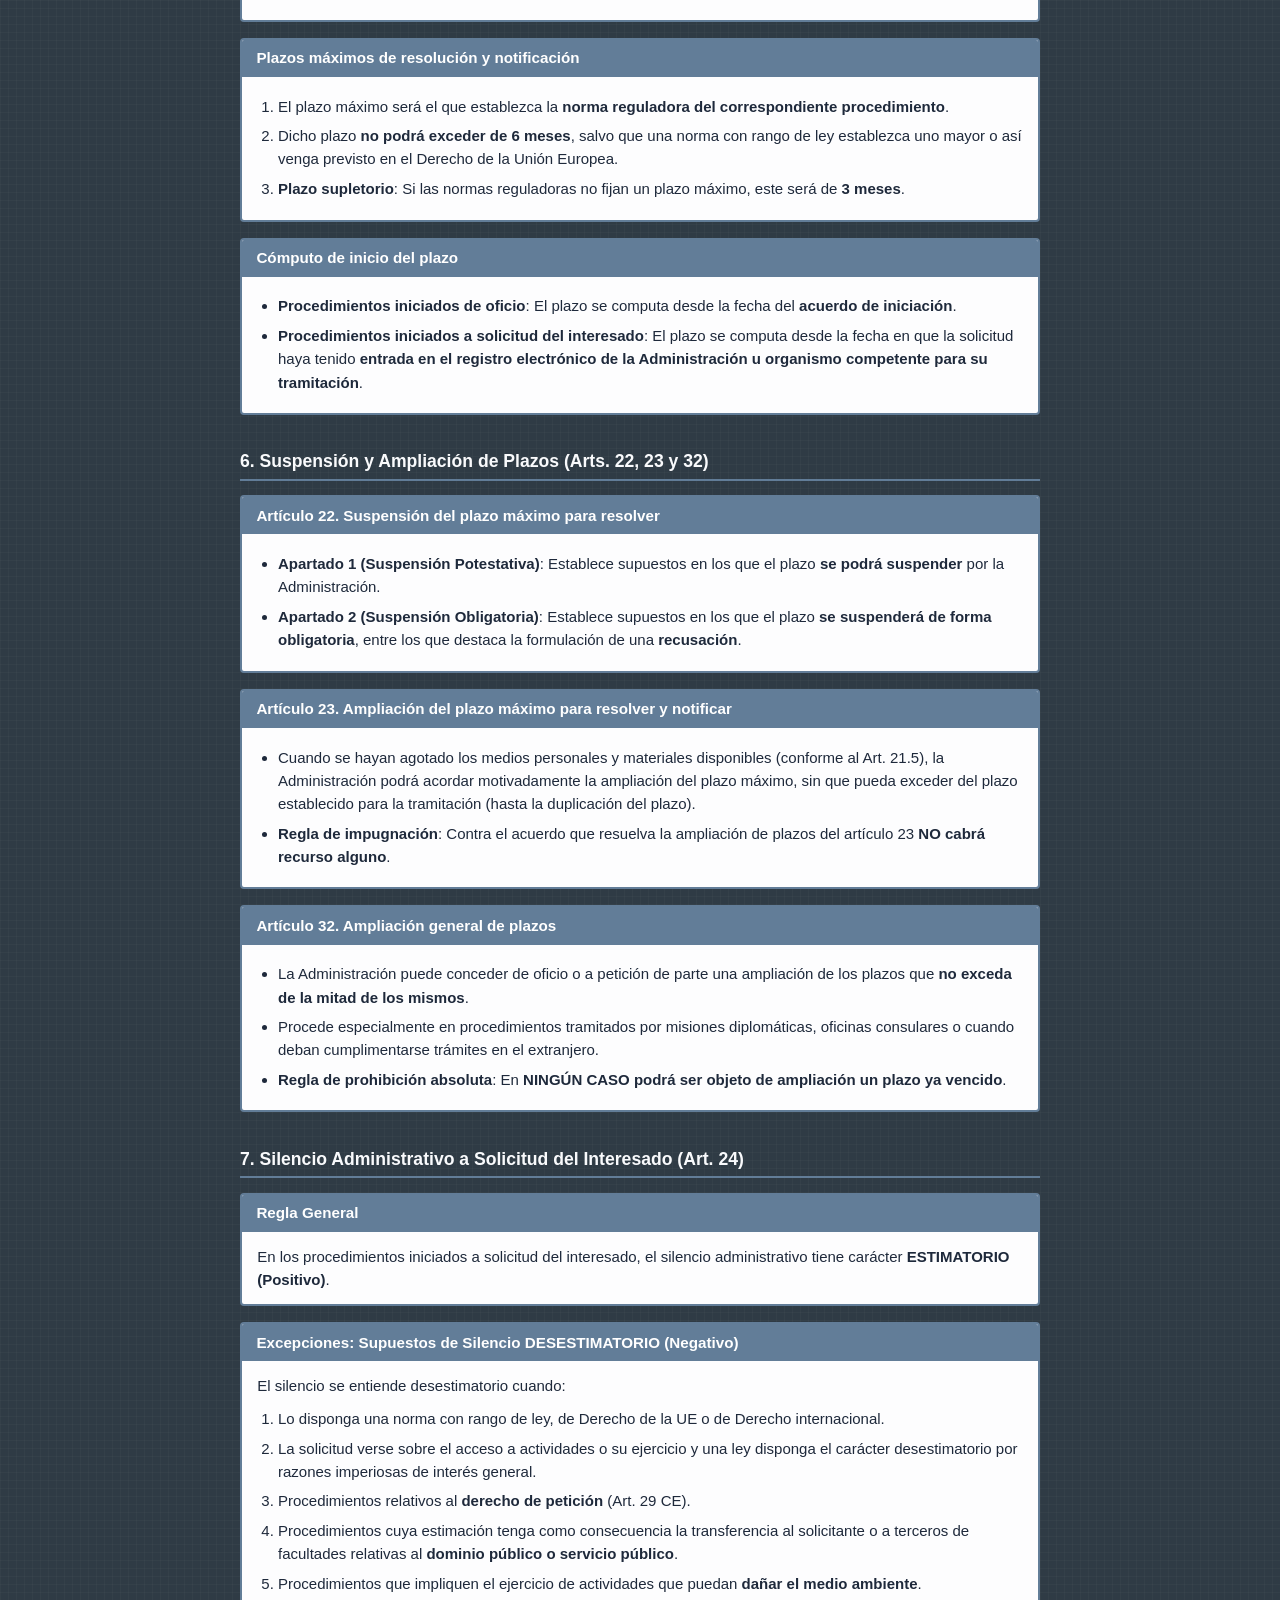
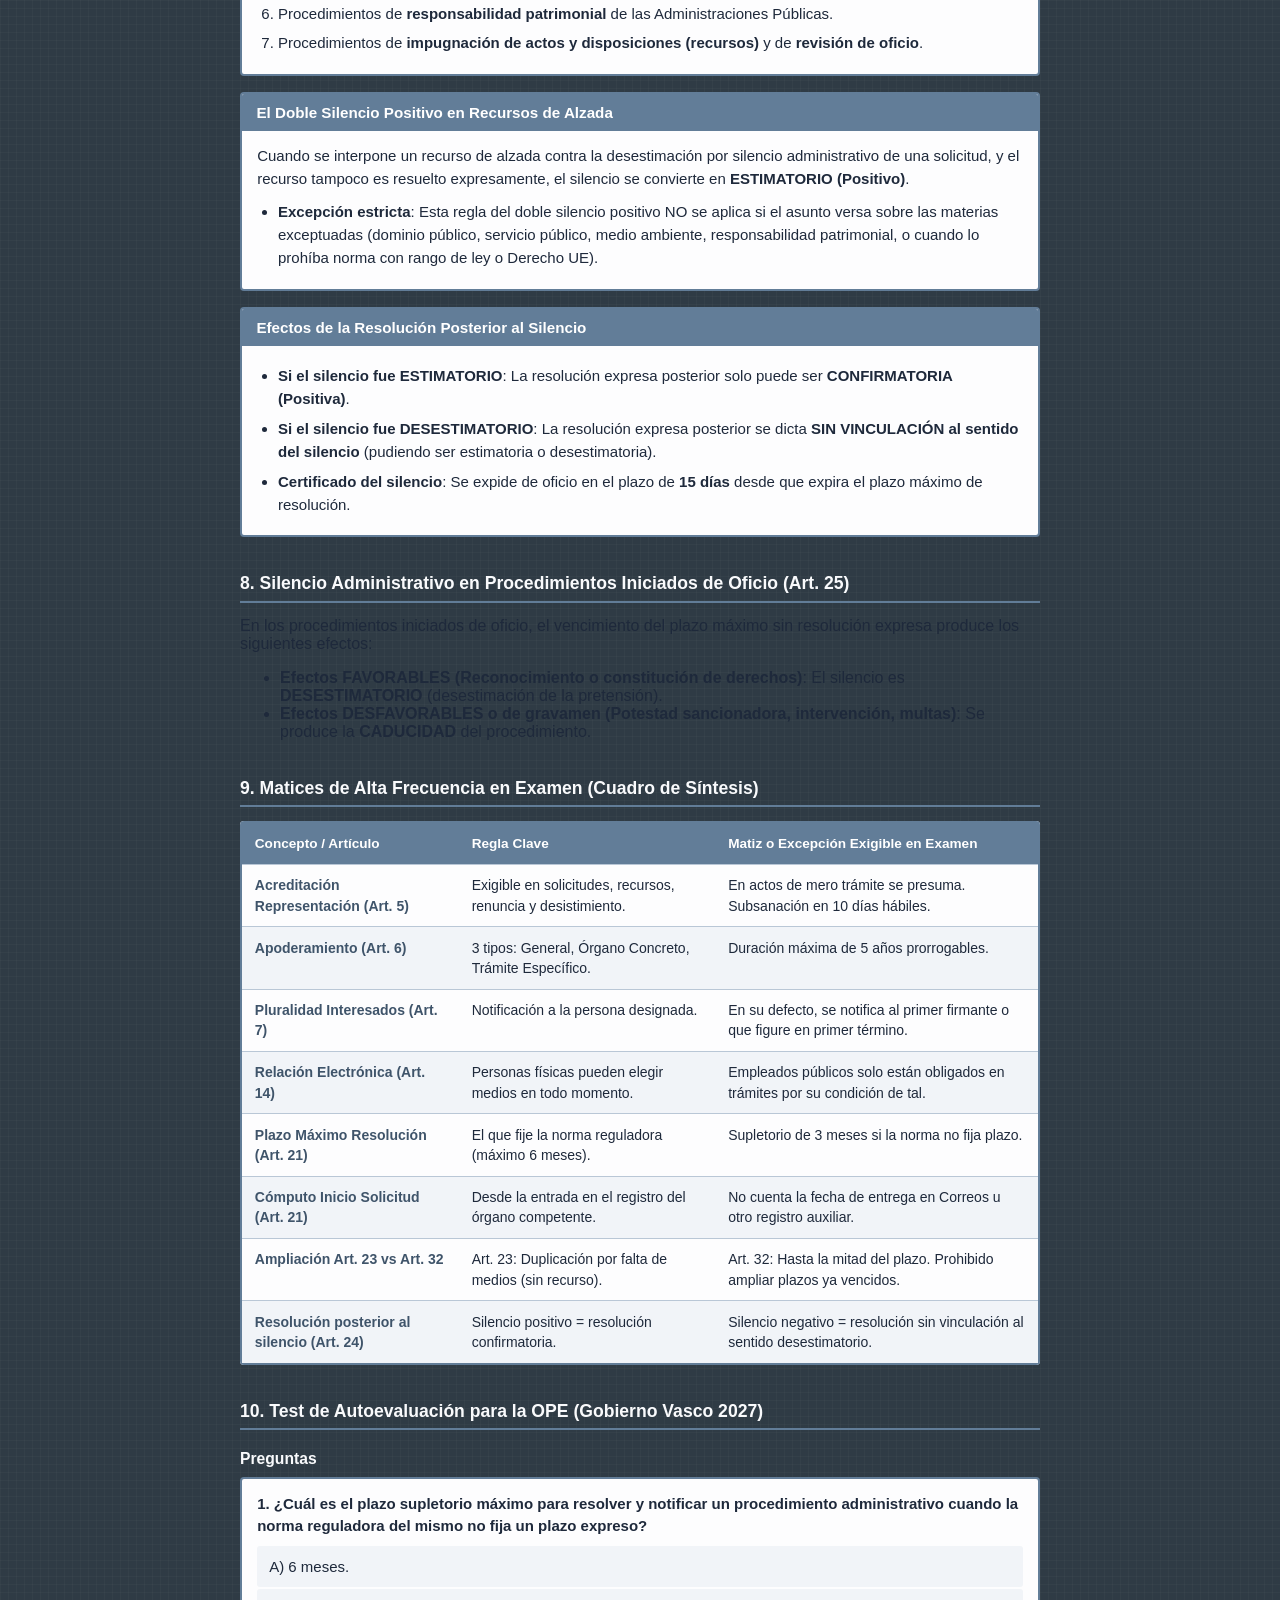
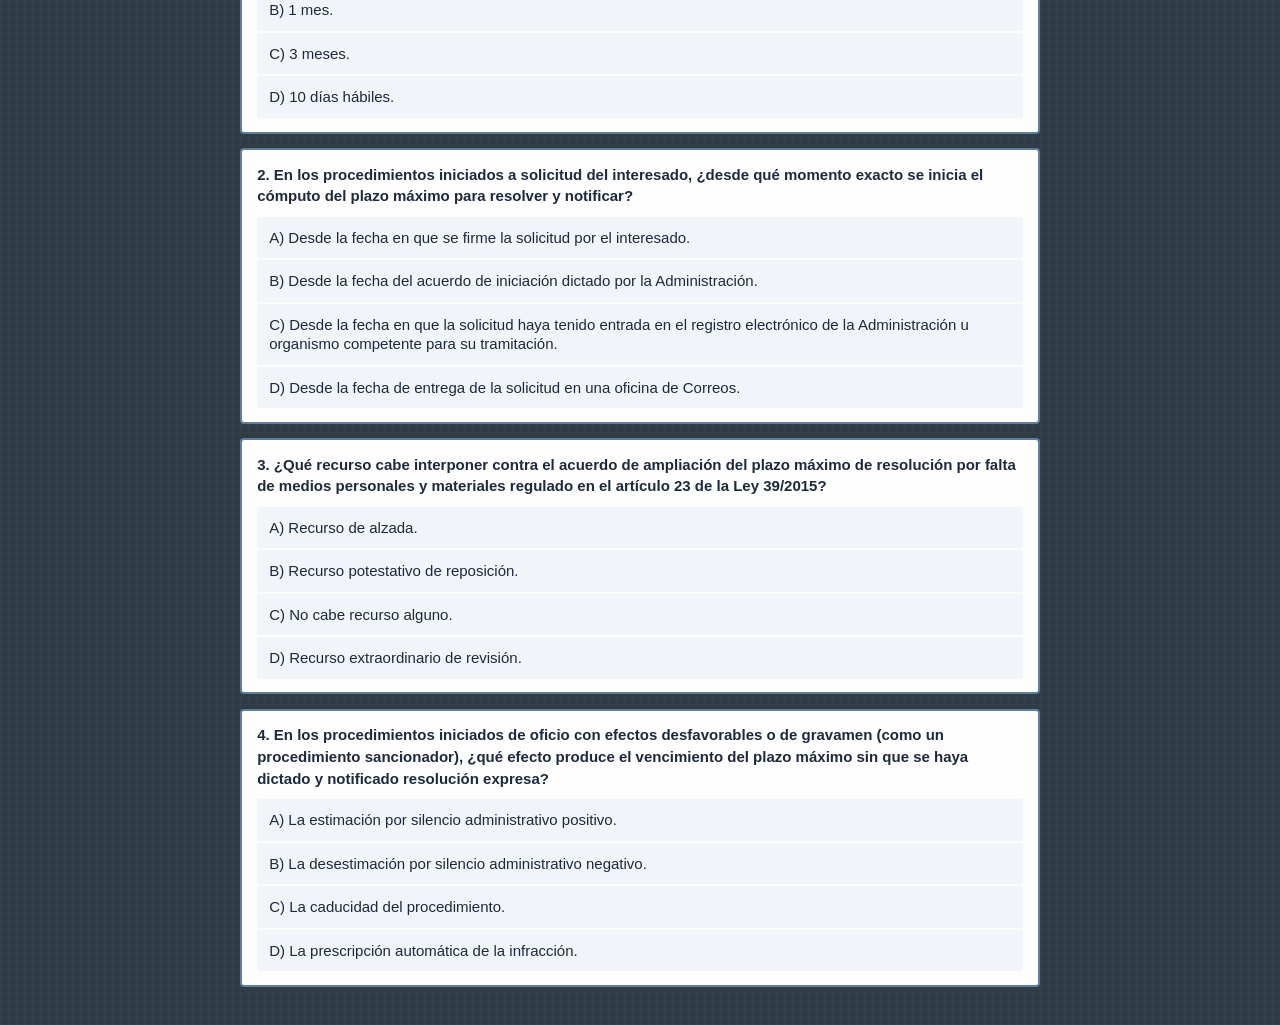
<file: paginas/p2_esquema_ley39.html>
<!DOCTYPE html>
<html lang="es">
<head>
<meta charset="UTF-8">
<meta name="viewport" content="width=device-width, initial-scale=1.0">
<title>Ley 39/2015 (Artículos 1 a 25)</title>
<link rel="stylesheet" href="../src/estilo.css">
<style>
*{box-sizing:border-box}
body{display:block;padding:16px 12px 24px}
.container{max-width:800px;margin:0 auto}
h1{font-size:1.4rem;color:#F9FAFC;margin:0 0 .4rem;line-height:1.25}
h2{font-size:1.1rem;color:#F9FAFC;margin:2.2rem 0 .9rem;padding-bottom:.35rem;border-bottom:2px solid var(--acento);line-height:1.3}
p{margin:0 0 .6rem}
.sub{color:#F9FAFC;font-size:.98rem;font-weight:bold;margin:1.2rem 0 .6rem}

/* tarjetas */
.card{background:var(--caja);border:2px solid var(--acento);border-radius:4px;overflow:hidden;margin-bottom:1rem;color:var(--texto)}
.card>h3{margin:0;background:var(--acento);color:#fff;font-size:.95rem;padding:.55rem .9rem;line-height:1.3}
.card .cuerpo{padding:.8rem .95rem;font-size:15px;line-height:1.55}
.card .cuerpo>*:last-child{margin-bottom:0}
.card ol,.card ul{margin:.3rem 0 .6rem;padding-left:1.3rem}
.card li{margin-bottom:.4rem}
.card ul ul,.card ol ul{margin-top:.35rem}
.card strong{color:#1E293B}
.etq{color:#3f546a}


/* tabla comparativa */
.tabla-scroll{overflow-x:auto;margin-bottom:1.4rem;border-radius:4px}
table{width:100%;min-width:640px;border-collapse:collapse;background:var(--caja);border:2px solid var(--acento)}
th,td{padding:.65rem .8rem;text-align:left;border-bottom:1px solid var(--borde);vertical-align:top;line-height:1.45;font-size:14px;color:var(--texto)}
th{background:var(--acento);color:#fff;font-size:.85rem}
tr:last-child td{border-bottom:none}
tr:nth-child(even) td{background:#F1F4F8}
td:first-child{font-weight:bold;color:#3f546a}
.si{color:#1e6b34;font-weight:bold}
.no{color:#9b2c35;font-weight:bold}

/* test */
.preg{background:var(--caja);border:2px solid var(--acento);border-radius:4px;padding:.85rem .95rem;margin-bottom:.9rem;color:var(--texto)}
.preg .enun{font-size:15px;font-weight:bold;line-height:1.45;margin-bottom:.6rem}
.preg .opciones-contenedor{margin-bottom:0}
.preg .opcion{width:100%;font-size:15px;background:#F1F4F8}
.preg .opcion:not(.correcta):not(.incorrecta):hover{background:#D3DCE7}
.preg.resuelta .opcion{cursor:default}
.preg.resuelta .opcion:not(.correcta):not(.incorrecta):hover{background:#F1F4F8}
.expl{margin-top:.7rem;border-radius:4px;padding:.75rem .95rem;font-size:15px;line-height:1.5;color:var(--texto)}
.expl.ok{background:#eaf7ee;border:1px solid #85d192;border-left:5px solid #5fb36f}
.expl.ko{background:#fdeced;border:1px solid #f0a1a8;border-left:5px solid #d9727c}
.expl .res{display:block;margin-bottom:.2rem}
.expl.ok .res{color:#1e6b34}
.expl.ko .res{color:#9b2c35}

@media(max-width:600px){body{padding:12px 8px 20px}h1{font-size:1.2rem}.card .cuerpo,.fase,.preg{padding:.7rem .75rem}}
</style>
</head>
<body>
<div class="container">

  <h1>Ley 39/2015 (Artículos 1 a 25)</h1>

  <h2>1. Capacidad de Obrar, Interesados y Pluralidad (Arts. 3, 4 y 7)</h2>
  <div class="card">
    <h3>Artículo 3. Capacidad de obrar</h3>
    <div class="cuerpo">
<p>Tienen capacidad de obrar ante las Administraciones Públicas:</p>
<ol>
<li><strong>Personas físicas y personas jurídicas</strong>.
</li>
<li><strong>Menores de edad</strong>: Para el ejercicio y defensa de aquellos derechos e intereses cuya actuación esté permitida por el ordenamiento jurídico.
</li>
<li><strong>Grupos de afectados, uniones y entidades sin personalidad jurídica y patrimonios independientes o autónomos</strong>: Únicamente cuando la ley así lo declare expresamente.
</li></ol>
    </div>
  </div>

  <div class="card">
    <h3>Artículo 4. Concepto de interesado</h3>
    <div class="cuerpo">
<p>Tienen la consideración de interesados en el procedimiento administrativo:</p>
<ol>
<li><strong>Promotores</strong>: Quienes lo promuevan como titulares de derechos o intereses legítimos, ya sean individuales o colectivos.
</li>
<li><strong>Afectados con derechos</strong>: Los que, sin haber iniciado el procedimiento, tengan derechos que puedan resultar afectados por la decisión que en el mismo se adopte.
</li>
<li><strong>Afectados con intereses</strong>: Aquellos cuyos intereses legítimos (individuales o colectivos) puedan resultar afectados por la resolución y se personen en el procedimiento en tanto no haya recaído resolución definitiva.
</li></ol>
<ul>
<li><strong>Sucesión en la condición de interesado (Art. 4.3)</strong>: Cuando la condición de interesado derive de alguna relación jurídica transmisible, el derechohabiente sucede en tal condición cualquiera que sea el estado del procedimiento.
</li></ul>
    </div>
  </div>

  <div class="card">
    <h3>Artículo 7. Pluralidad de interesados</h3>
    <div class="cuerpo">
<ul>
<li>Cuando en una solicitud, escrito o comunicación figuren varios interesados, las actuaciones de la Administración se entenderán con el <strong>representante o interesado señalado expresamente</strong>.
</li>
<li>En su defecto, la Administración se entenderá con el que <strong>figure en primer término</strong>.
</li></ul>
    </div>
  </div>

  <h2>2. Representación y Registro Electrónico de Apoderamientos (Arts. 5 y 6)</h2>
  <div class="card">
    <h3>Artículo 5. Representación</h3>
    <div class="cuerpo">
<ul>
<li><strong>Capacidad del representante</strong>: Puede actuar en nombre y representación de otra persona cualquier persona física con capacidad de obrar y las personas jurídicas.
</li>
<li><strong>Obligación de acreditación fehaciente</strong>: Es obligatorio acreditar fehacientemente la representación por cualquier medio válido en derecho en los siguientes supuestos:
<ul>
<li>Formular solicitudes.
</li>
<li>Presentar declaraciones responsables o comunicaciones.
</li>
<li>Interponer recursos.
</li>
<li>Desistir de acciones.
</li>
<li>Renunciar a derechos.
</li></ul>
</li>
<li><strong>Presunción de representación</strong>: Para las actuaciones de mero trámite se presuma la representación.
</li>
<li><strong>Subsanación de defectos de representación</strong>: La falta o defecto de acreditación de la representación no impide que se tenga por realizado el acto si se subsana o aporta la acreditación en el plazo de <strong>10 días hábiles</strong> (o plazo superior concedido por la Administración).
</li></ul>
    </div>
  </div>

  <div class="card">
    <h3>Artículo 6. Registro Electrónico de Apoderamientos</h3>
    <div class="cuerpo">
<p>Este artículo reviste especial trascendencia para pruebas teóricas y de desarrollo. Se contemplan tres tipologías de apoderamientos:</p>
<ol>
<li><strong>Apoderamiento General</strong>: Válido para cualquier Administración Pública y para cualquier actuación administrativa.
</li>
<li><strong>Apoderamiento para órgano determinado</strong>: Válido para cualquier actuación administrativa ante una Administración u órgano concreto.
</li>
<li><strong>Apoderamiento Específico</strong>: Válido únicamente para determinados trámites específicos previstos en el poder.
</li></ol>
<ul>
<li><strong>Vigencia</strong>: Los apoderamientos inscritos tienen una duración máxima de <strong>5 años</strong>, siendo prorrogables.
</li></ul>
    </div>
  </div>

  <h2>3. Derechos de las Personas, Interesados y Relación Electrónica (Arts. 13, 14 y 53)</h2>
  <div class="card">
    <h3>Relación entre el Artículo 13 y el Artículo 53</h3>
    <div class="cuerpo">
<ul>
<li><strong>Artículo 13</strong>: Establece los derechos generales que corresponden a todas las personas en sus relaciones con las Administraciones Públicas.
</li>
<li><strong>Artículo 53</strong>: Determina los derechos específicos de los que gozan aquellas personas cuando adquieren la condición formal de <strong>interesadas</strong> en un procedimiento administrativo concreto.
</li></ul>
    </div>
  </div>

  <div class="card">
    <h3>Artículo 14. Derecho y obligación de relacionarse electrónicamente</h3>
    <div class="cuerpo">
<ul>
<li><strong>Sujetos OBLIGADOS a relacionarse a través de medios electrónicos</strong>:
<ol>
<li>Personas jurídicas.
</li>
<li>Entidades sin personalidad jurídica.
</li>
<li>Quienes ejerzan una actividad profesional que requiera colegiación obligatoria (para los trámites realizados en ejercicio de dicha actividad).
</li>
<li>Quienes representen a un interesado que esté obligado a relacionarse electrónicamente.
</li>
<li><strong>Empleados públicos</strong>: Exclusivamente para los trámites y actuaciones que realicen por razón de su condición de empleado público.
</li></ol>
</li>
<li><strong>Regla aplicable a las personas físicas</strong>:
<ul>
<li>Las personas físicas pueden elegir <strong>en todo momento</strong> si se comunican con las Administraciones Públicas a través de medios electrónicos o en papel.
</li>
<li>Pueden <strong>modificar la elección en cualquier momento</strong>, salvo que estén obligadas expresamente por norma a relacionarse por medios electrónicos.
</li></ul>
</li></ul>
    </div>
  </div>

  <h2>4. Lengua del Procedimiento y Comparecencia (Arts. 15 y 19)</h2>
  <div class="card">
    <h3>Artículo 15. Lengua de los procedimientos</h3>
    <div class="cuerpo">
<ul>
<li>La lengua de los procedimientos tramitados por la Administración General del Estado es el <strong>castellano</strong>.
</li>
<li>En los procedimientos tramitados por Administraciones radicadas en el territorio de una Comunidad Autónoma con lengua cooficial, los interesados podrán utilizar la lengua cooficial y la Administración responderá en dicha lengua.
</li>
<li><strong>Discrepancia entre varios interesados</strong>: Si concurren varios interesados y existe discrepancia en la elección de la lengua, el procedimiento se tramitará en <strong>castellano</strong>, si bien los documentos o testimonios se expedirán en la lengua elegida por cada interesado.
</li>
<li><strong>Escritos dirigidos a órganos centrales</strong>: Si se dirige un escrito a un órgano central (como un Ministerio) y no se especifica su ubicación en una sede con lengua cooficial, la lengua del procedimiento es el castellano.
</li></ul>
    </div>
  </div>

  <div class="card">
    <h3>Artículo 19. Comparecencia de las personas</h3>
    <div class="cuerpo">
<ul>
<li>La comparecencia de las personas ante las oficinas públicas (presencial o electrónica) solo es <strong>obligatoria</strong> cuando así esté previsto expresamente en una <strong>norma con rango de ley</strong>.
</li></ul>
    </div>
  </div>

  <h2>5. Obligación de Resolver, Plazos y Cómputo (Art. 21)</h2>
  <div class="card">
    <h3>Artículo 21. Obligación de resolver</h3>
    <div class="cuerpo">
<ul>
<li><strong>Regla General</strong>: La Administración está obligada a dictar resolución expresa y a notificarla en todos los procedimientos, cualquiera que sea su forma de iniciación.
</li>
<li><strong>Excepciones formales</strong>: En casos de renuncia al derecho, desistimiento, caducidad o desaparición sobrevenida del objeto del procedimiento, la resolución consistirá en la declaración de la circunstancia que concurra.
</li></ul>
    </div>
  </div>

  <div class="card">
    <h3>Plazos máximos de resolución y notificación</h3>
    <div class="cuerpo">
<ol>
<li>El plazo máximo será el que establezca la <strong>norma reguladora del correspondiente procedimiento</strong>.
</li>
<li>Dicho plazo <strong>no podrá exceder de 6 meses</strong>, salvo que una norma con rango de ley establezca uno mayor o así venga previsto en el Derecho de la Unión Europea.
</li>
<li><strong>Plazo supletorio</strong>: Si las normas reguladoras no fijan un plazo máximo, este será de <strong>3 meses</strong>.
</li></ol>
    </div>
  </div>

  <div class="card">
    <h3>Cómputo de inicio del plazo</h3>
    <div class="cuerpo">
<ul>
<li><strong>Procedimientos iniciados de oficio</strong>: El plazo se computa desde la fecha del <strong>acuerdo de iniciación</strong>.
</li>
<li><strong>Procedimientos iniciados a solicitud del interesado</strong>: El plazo se computa desde la fecha en que la solicitud haya tenido <strong>entrada en el registro electrónico de la Administración u organismo competente para su tramitación</strong>.
</li></ul>
    </div>
  </div>

  <h2>6. Suspensión y Ampliación de Plazos (Arts. 22, 23 y 32)</h2>
  <div class="card">
    <h3>Artículo 22. Suspensión del plazo máximo para resolver</h3>
    <div class="cuerpo">
<ul>
<li><strong>Apartado 1 (Suspensión Potestativa)</strong>: Establece supuestos en los que el plazo <strong>se podrá suspender</strong> por la Administración.
</li>
<li><strong>Apartado 2 (Suspensión Obligatoria)</strong>: Establece supuestos en los que el plazo <strong>se suspenderá de forma obligatoria</strong>, entre los que destaca la formulación de una <strong>recusación</strong>.
</li></ul>
    </div>
  </div>

  <div class="card">
    <h3>Artículo 23. Ampliación del plazo máximo para resolver y notificar</h3>
    <div class="cuerpo">
<ul>
<li>Cuando se hayan agotado los medios personales y materiales disponibles (conforme al Art. 21.5), la Administración podrá acordar motivadamente la ampliación del plazo máximo, sin que pueda exceder del plazo establecido para la tramitación (hasta la duplicación del plazo).
</li>
<li><strong>Regla de impugnación</strong>: Contra el acuerdo que resuelva la ampliación de plazos del artículo 23 <strong>NO cabrá recurso alguno</strong>.
</li></ul>
    </div>
  </div>

  <div class="card">
    <h3>Artículo 32. Ampliación general de plazos</h3>
    <div class="cuerpo">
<ul>
<li>La Administración puede conceder de oficio o a petición de parte una ampliación de los plazos que <strong>no exceda de la mitad de los mismos</strong>.
</li>
<li>Procede especialmente en procedimientos tramitados por misiones diplomáticas, oficinas consulares o cuando deban cumplimentarse trámites en el extranjero.
</li>
<li><strong>Regla de prohibición absoluta</strong>: En <strong>NINGÚN CASO podrá ser objeto de ampliación un plazo ya vencido</strong>.
</li></ul>
    </div>
  </div>

  <h2>7. Silencio Administrativo a Solicitud del Interesado (Art. 24)</h2>
  <div class="card">
    <h3>Regla General</h3>
    <div class="cuerpo">
<p>En los procedimientos iniciados a solicitud del interesado, el silencio administrativo tiene carácter <strong>ESTIMATORIO (Positivo)</strong>.</p>
    </div>
  </div>

  <div class="card">
    <h3>Excepciones: Supuestos de Silencio DESESTIMATORIO (Negativo)</h3>
    <div class="cuerpo">
<p>El silencio se entiende desestimatorio cuando:</p>
<ol>
<li>Lo disponga una norma con rango de ley, de Derecho de la UE o de Derecho internacional.
</li>
<li>La solicitud verse sobre el acceso a actividades o su ejercicio y una ley disponga el carácter desestimatorio por razones imperiosas de interés general.
</li>
<li>Procedimientos relativos al <strong>derecho de petición</strong> (Art. 29 CE).
</li>
<li>Procedimientos cuya estimación tenga como consecuencia la transferencia al solicitante o a terceros de facultades relativas al <strong>dominio público o servicio público</strong>.
</li>
<li>Procedimientos que impliquen el ejercicio de actividades que puedan <strong>dañar el medio ambiente</strong>.
</li>
<li>Procedimientos de <strong>responsabilidad patrimonial</strong> de las Administraciones Públicas.
</li>
<li>Procedimientos de <strong>impugnación de actos y disposiciones (recursos)</strong> y de <strong>revisión de oficio</strong>.
</li></ol>
    </div>
  </div>

  <div class="card">
    <h3>El Doble Silencio Positivo en Recursos de Alzada</h3>
    <div class="cuerpo">
<p>Cuando se interpone un recurso de alzada contra la desestimación por silencio administrativo de una solicitud, y el recurso tampoco es resuelto expresamente, el silencio se convierte en <strong>ESTIMATORIO (Positivo)</strong>.</p>
<ul>
<li><strong>Excepción estricta</strong>: Esta regla del doble silencio positivo NO se aplica si el asunto versa sobre las materias exceptuadas (dominio público, servicio público, medio ambiente, responsabilidad patrimonial, o cuando lo prohíba norma con rango de ley o Derecho UE).
</li></ul>
    </div>
  </div>

  <div class="card">
    <h3>Efectos de la Resolución Posterior al Silencio</h3>
    <div class="cuerpo">
<ul>
<li><strong>Si el silencio fue ESTIMATORIO</strong>: La resolución expresa posterior solo puede ser <strong>CONFIRMATORIA (Positiva)</strong>.
</li>
<li><strong>Si el silencio fue DESESTIMATORIO</strong>: La resolución expresa posterior se dicta <strong>SIN VINCULACIÓN al sentido del silencio</strong> (pudiendo ser estimatoria o desestimatoria).
</li>
<li><strong>Certificado del silencio</strong>: Se expide de oficio en el plazo de <strong>15 días</strong> desde que expira el plazo máximo de resolución.
</li></ul>
    </div>
  </div>

  <h2>8. Silencio Administrativo en Procedimientos Iniciados de Oficio (Art. 25)</h2>
<p>En los procedimientos iniciados de oficio, el vencimiento del plazo máximo sin resolución expresa produce los siguientes efectos:</p>
<ul>
<li><strong>Efectos FAVORABLES (Reconocimiento o constitución de derechos)</strong>: El silencio es <strong>DESESTIMATORIO</strong> (desestimación de la pretensión).
</li>
<li><strong>Efectos DESFAVORABLES o de gravamen (Potestad sancionadora, intervención, multas)</strong>: Se produce la <strong>CADUCIDAD</strong> del procedimiento.
</li></ul>
  <h2>9. Matices de Alta Frecuencia en Examen (Cuadro de Síntesis)</h2>
<div class="tabla-scroll">
<table>
<thead><tr><th>Concepto / Artículo</th><th>Regla Clave</th><th>Matiz o Excepción Exigible en Examen</th></tr></thead>
<tbody>
<tr><td><strong>Acreditación Representación (Art. 5)</strong></td><td>Exigible en solicitudes, recursos, renuncia y desistimiento.</td><td>En actos de mero trámite se presuma. Subsanación en 10 días hábiles.</td></tr>
<tr><td><strong>Apoderamiento (Art. 6)</strong></td><td>3 tipos: General, Órgano Concreto, Trámite Específico.</td><td>Duración máxima de 5 años prorrogables.</td></tr>
<tr><td><strong>Pluralidad Interesados (Art. 7)</strong></td><td>Notificación a la persona designada.</td><td>En su defecto, se notifica al primer firmante o que figure en primer término.</td></tr>
<tr><td><strong>Relación Electrónica (Art. 14)</strong></td><td>Personas físicas pueden elegir medios en todo momento.</td><td>Empleados públicos solo están obligados en trámites por su condición de tal.</td></tr>
<tr><td><strong>Plazo Máximo Resolución (Art. 21)</strong></td><td>El que fije la norma reguladora (máximo 6 meses).</td><td>Supletorio de 3 meses si la norma no fija plazo.</td></tr>
<tr><td><strong>Cómputo Inicio Solicitud (Art. 21)</strong></td><td>Desde la entrada en el registro del órgano competente.</td><td>No cuenta la fecha de entrega en Correos u otro registro auxiliar.</td></tr>
<tr><td><strong>Ampliación Art. 23 vs Art. 32</strong></td><td>Art. 23: Duplicación por falta de medios (sin recurso).</td><td>Art. 32: Hasta la mitad del plazo. Prohibido ampliar plazos ya vencidos.</td></tr>
<tr><td><strong>Resolución posterior al silencio (Art. 24)</strong></td><td>Silencio positivo = resolución confirmatoria.</td><td>Silencio negativo = resolución sin vinculación al sentido desestimatorio.</td></tr>
</tbody>
</table>
</div>
  <h2>10. Test de Autoevaluación para la OPE (Gobierno Vasco 2027)</h2>
  <div class="sub">Preguntas</div>
  <div class="preg" data-correcta="2">
    <div class="enun">1. ¿Cuál es el plazo supletorio máximo para resolver y notificar un procedimiento administrativo cuando la norma reguladora del mismo no fija un plazo expreso?</div>
    <div class="opciones-contenedor">
      <button type="button" class="opcion" data-i="0">A) 6 meses.</button>
      <button type="button" class="opcion" data-i="1">B) 1 mes.</button>
      <button type="button" class="opcion" data-i="2">C) 3 meses.</button>
      <button type="button" class="opcion" data-i="3">D) 10 días hábiles.</button>
    </div>
    <div class="expl hidden" data-letra="C">Conforme al artículo 21.3 de la Ley 39/2015, cuando las normas reguladoras de los procedimientos no fijen el plazo máximo para resolver y notificar, este será de <strong>tres meses</strong>.</div>
  </div>

  <div class="preg" data-correcta="2">
    <div class="enun">2. En los procedimientos iniciados a solicitud del interesado, ¿desde qué momento exacto se inicia el cómputo del plazo máximo para resolver y notificar?</div>
    <div class="opciones-contenedor">
      <button type="button" class="opcion" data-i="0">A) Desde la fecha en que se firme la solicitud por el interesado.</button>
      <button type="button" class="opcion" data-i="1">B) Desde la fecha del acuerdo de iniciación dictado por la Administración.</button>
      <button type="button" class="opcion" data-i="2">C) Desde la fecha en que la solicitud haya tenido entrada en el registro electrónico de la Administración u organismo competente para su tramitación.</button>
      <button type="button" class="opcion" data-i="3">D) Desde la fecha de entrega de la solicitud en una oficina de Correos.</button>
    </div>
    <div class="expl hidden" data-letra="C">Según el artículo 21.3.b), en los procedimientos iniciados a solicitud del interesado, el plazo se computa desde la fecha en que la solicitud haya tenido <strong>entrada en el registro electrónico de la Administración u organismo competente para su tramitación</strong>.</div>
  </div>

  <div class="preg" data-correcta="2">
    <div class="enun">3. ¿Qué recurso cabe interponer contra el acuerdo de ampliación del plazo máximo de resolución por falta de medios personales y materiales regulado en el artículo 23 de la Ley 39/2015?</div>
    <div class="opciones-contenedor">
      <button type="button" class="opcion" data-i="0">A) Recurso de alzada.</button>
      <button type="button" class="opcion" data-i="1">B) Recurso potestativo de reposición.</button>
      <button type="button" class="opcion" data-i="2">C) No cabe recurso alguno.</button>
      <button type="button" class="opcion" data-i="3">D) Recurso extraordinario de revisión.</button>
    </div>
    <div class="expl hidden" data-letra="C">Conforme dispone expresamente el artículo 23.2 de la Ley 39/2015, contra el acuerdo que resuelva la ampliación de plazos por falta de medios <strong>no cabrá recurso alguno</strong>.</div>
  </div>

  <div class="preg" data-correcta="2">
    <div class="enun">4. En los procedimientos iniciados de oficio con efectos desfavorables o de gravamen (como un procedimiento sancionador), ¿qué efecto produce el vencimiento del plazo máximo sin que se haya dictado y notificado resolución expresa?</div>
    <div class="opciones-contenedor">
      <button type="button" class="opcion" data-i="0">A) La estimación por silencio administrativo positivo.</button>
      <button type="button" class="opcion" data-i="1">B) La desestimación por silencio administrativo negativo.</button>
      <button type="button" class="opcion" data-i="2">C) La caducidad del procedimiento.</button>
      <button type="button" class="opcion" data-i="3">D) La prescripción automática de la infracción.</button>
    </div>
    <div class="expl hidden" data-letra="C">Conforme al artículo 25.1.b) de la Ley 39/2015, en los procedimientos iniciados de oficio de los que pudiera derivarse la imposición de sanciones o la producción de efectos desfavorables o de gravamen, el vencimiento del plazo produce la <strong>caducidad</strong> del procedimiento.</div>
  </div>

</div>
<script>
document.querySelectorAll('.preg').forEach(function (q) {
  var correcta = +q.dataset.correcta, expl = q.querySelector('.expl'), ops = q.querySelectorAll('.opcion');
  ops.forEach(function (b) {
    b.addEventListener('click', function () {
      if (q.classList.contains('resuelta')) return;
      q.classList.add('resuelta');
      var acierto = +b.dataset.i === correcta;
      ops[correcta].classList.add('correcta');
      if (!acierto) b.classList.add('incorrecta');
      var letra = expl.dataset.letra, texto = expl.innerHTML;
      expl.innerHTML = '<strong class="res">' + (acierto ? '¡Correcto!' : 'Incorrecto.') + ' Respuesta correcta: ' + letra + '.</strong>' + texto;
      expl.classList.add(acierto ? 'ok' : 'ko');
      expl.classList.remove('hidden');
    });
  });
});
</script>
</body>
</html>
</file>
<file: src/estilo.css>
/* Diseño común de index, tests y repaso. Cambia los colores aquí (variables de :root). */
:root{--trama:linear-gradient(rgba(255,255,255,.025) 1px,transparent 1px),linear-gradient(90deg,rgba(255,255,255,.025) 1px,transparent 1px);--fondo:#2F3B45;--caja:#FDFDFE;--texto:#1E293B;--texto2:#1E293B;--acento:#627D98;--borde:#b9c7d6;--ok:#85d192;--ko:#f0a1a8}
body{font-family:Arial,sans-serif;text-rendering:optimizeLegibility;background:var(--fondo);background-image:var(--trama);background-size:8px 8px;color:var(--texto);margin:0;padding:0;display:flex;justify-content:center;align-items:flex-start}
.contenedor-principal{display:flex;flex-direction:column;gap:20px;align-items:center;padding:5px 20px 20px}
section.contenedor-test,footer.rectangulo-resumen{padding:17px 18px;border-radius:4px;width:800px;max-width:800px;text-align:center;box-sizing:border-box}
section.contenedor-test{background:var(--caja);border:2px solid var(--acento)}
footer.rectangulo-resumen{background:transparent;margin-top:20px}
.pregunta{font-size:16px;font-weight:bold;color:var(--texto);margin-bottom:16px;text-align:left;line-height:1.4}
.opciones-contenedor{display:grid;gap:2px;margin-bottom:20px}
.opcion{background:var(--caja);border:none;color:var(--texto2);padding:11px 12px;line-height:1.3;border-radius:3px;cursor:pointer;font-size:16px;text-align:left;transition:background .2s}
.opcion:hover{background:#D3DCE7}
.opcion:disabled:not(.correcta):not(.incorrecta):hover{background:var(--caja)}
.opcion.seleccionada{background:#B9C9DA;color:var(--texto)}
.opcion.correcta,.opcion.correcta:hover{background:var(--ok);color:var(--texto);cursor:default}
.opcion.incorrecta,.opcion.incorrecta:hover{background:var(--ko);color:var(--texto);cursor:default}
.navegacion-btn-contenedor{display:flex;justify-content:space-between;align-items:center;margin-top:16px;width:100%}
.comprobar-btn,.navegacion-btn{background:var(--acento);color:#fff;padding:5px 10px;border:none;border-radius:3px;font-size:12px;width:100px;cursor:pointer}
.comprobar-btn:hover,.navegacion-btn:hover{background:#51687f}
.comprobar-btn:disabled,.navegacion-btn:disabled{opacity:.45;cursor:not-allowed}
.hidden{display:none}
.indices-contenedor{display:flex;flex-wrap:wrap;gap:10px;justify-content:center}
.indice-pregunta{width:30px;height:30px;display:flex;justify-content:center;align-items:center;border-radius:50%;background:#5F7791;border:1px solid #7A90A8;box-sizing:border-box;color:#F9FAFC;cursor:pointer;font-weight:bold;font-size:14px}
.indice-pregunta:hover{background:#6D86A1}
.indice-pregunta.activa{background:var(--caja);border-color:var(--caja);color:var(--texto)}
.indice-pregunta.correcta{background:var(--ok);border-color:var(--ok);color:var(--texto)}
.indice-pregunta.incorrecta{background:var(--ko);border-color:var(--ko);color:var(--texto)}
.custom-modal-overlay{position:fixed;inset:0;background:rgba(0,0,0,.4);display:none;justify-content:center;align-items:center;z-index:10}
.custom-modal-overlay:not(.hidden){display:flex}
.custom-modal{background:var(--caja);padding:30px;border-radius:4px;text-align:center;max-width:400px;width:90%}
.custom-modal button{background:var(--acento);color:#fff;padding:10px 20px;border:none;border-radius:3px;cursor:pointer;font-size:16px;margin-top:20px}
.fallos-barra{display:flex;flex-wrap:wrap;justify-content:center;align-items:center;gap:10px;margin-top:15px;font-size:12px;color:#F9FAFC}
.fallos-barra button{width:auto;padding:5px 10px;background:#4a617a}.fallos-barra button:hover{background:#3f546a}
@media(max-width:800px){section.contenedor-test,footer.rectangulo-resumen{width:95%;padding:14px}.opcion{padding:9px 8px}}
button{font-family:inherit}
</file>
